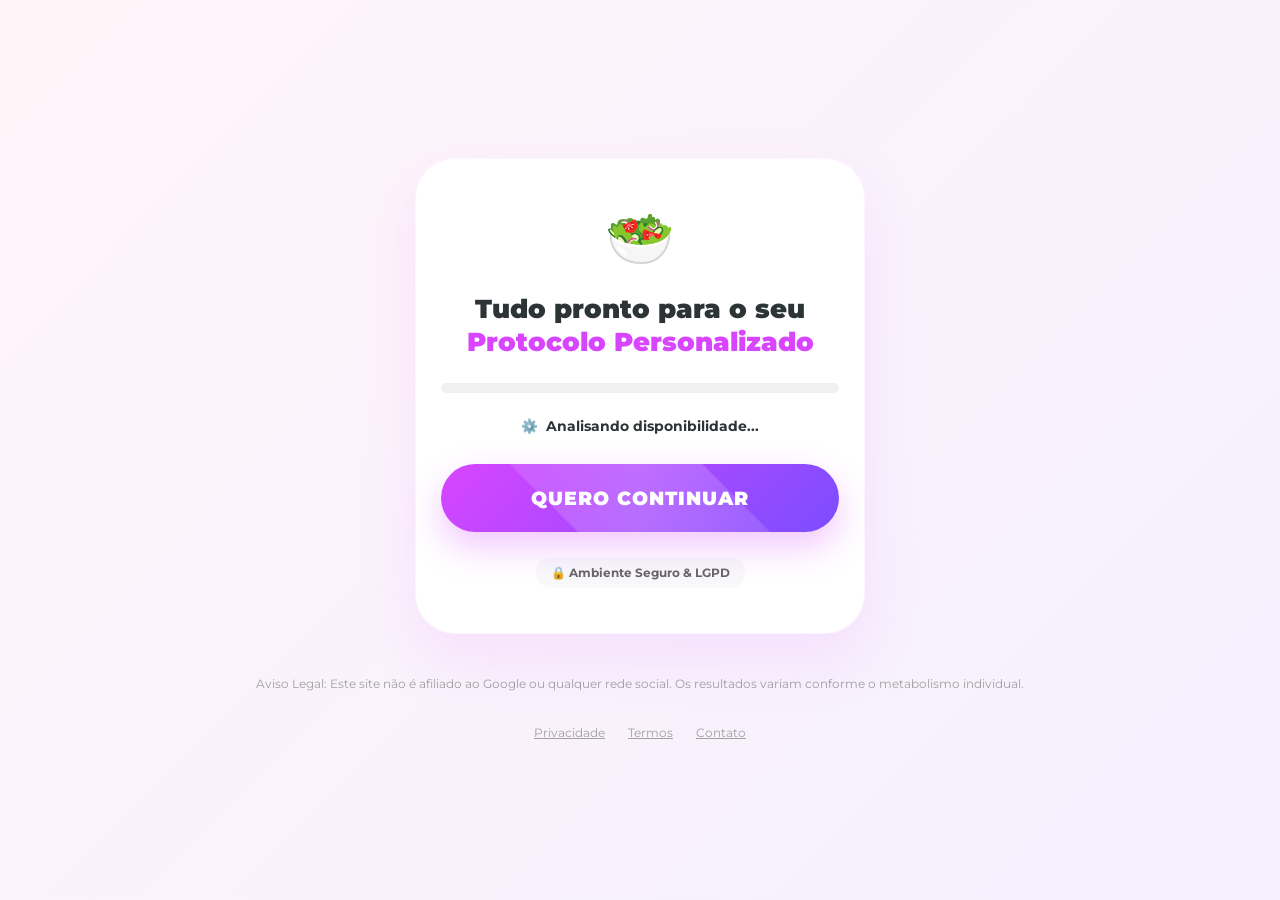
<file: index.html>
<!DOCTYPE html>
<html lang="pt-br">

<head>
    <meta charset="UTF-8">
    <meta name="viewport" content="width=device-width, initial-scale=1.0, maximum-scale=1.0, user-scalable=no">
    <title>Jejum Intermitente - Comece Sua Transformação</title>
    <link href="https://fonts.googleapis.com/css2?family=Montserrat:wght@400;700;900&display=swap" rel="stylesheet">
    <style>
        :root {
            --primary: #D845FF;
            --primary-light: #F3E5F5;
            --secondary: #FF4081;
            --bg-gradient: linear-gradient(135deg, #FFF5F9 0%, #F5F0FF 100%);
            --text: #2D3436;
            --white: #FFFFFF;
        }

        * {
            margin: 0;
            padding: 0;
            box-sizing: border-box;
            font-family: 'Montserrat', sans-serif;
            -webkit-tap-highlight-color: transparent;
        }

        body {
            background: var(--bg-gradient);
            color: var(--text);
            min-height: 100vh;
            display: flex;
            flex-direction: column;
            align-items: center;
            justify-content: center;
            padding: 20px;
            overflow-x: hidden;
            text-align: center;
        }

        .container {
            max-width: 450px;
            width: 100%;
            background: var(--white);
            border-radius: 40px;
            padding: 45px 25px;
            box-shadow: 0 25px 60px rgba(216, 69, 255, 0.1);
            border: 1px solid rgba(216, 69, 255, 0.05);
            animation: fadeIn 0.8s ease-out;
            position: relative;
        }

        @keyframes fadeIn {
            from {
                opacity: 0;
                transform: translateY(20px);
            }

            to {
                opacity: 1;
                transform: translateY(0);
            }
        }

        .icon-box {
            font-size: 3.5rem;
            margin-bottom: 20px;
            display: inline-block;
            animation: bounce 2s infinite ease-in-out;
        }

        @keyframes bounce {

            0%,
            100% {
                transform: translateY(0);
            }

            50% {
                transform: translateY(-10px);
            }
        }

        h1 {
            font-weight: 900;
            font-size: 1.6rem;
            color: var(--text);
            line-height: 1.3;
            margin-bottom: 20px;
        }

        h1 span {
            color: var(--primary);
        }

        .progress-container {
            width: 100%;
            height: 10px;
            background: #F0F0F0;
            border-radius: 20px;
            margin: 25px 0;
            overflow: hidden;
            position: relative;
        }

        .progress-bar {
            width: 0%;
            height: 100%;
            background: linear-gradient(90deg, var(--primary), var(--accent));
            border-radius: 20px;
            animation: growProgress 1.5s cubic-bezier(0.1, 0.7, 1.0, 0.1) forwards;
        }

        @keyframes growProgress {
            to {
                width: 45%;
            }
        }

        .status-text {
            font-size: 0.85rem;
            font-weight: 700;
            color: var(--text-muted);
            margin-bottom: 30px;
            display: flex;
            align-items: center;
            justify-content: center;
            gap: 8px;
        }

        .cta-btn {
            display: flex;
            align-items: center;
            justify-content: center;
            background: linear-gradient(135deg, #D845FF 0%, #7C4DFF 100%);
            color: var(--white);
            text-decoration: none;
            padding: 22px 30px;
            border-radius: 50px;
            font-weight: 900;
            font-size: 1.2rem;
            width: 100%;
            box-shadow: 0 15px 35px rgba(216, 69, 255, 0.3);
            transition: all 0.3s ease;
            text-transform: uppercase;
            letter-spacing: 1px;
            position: relative;
            overflow: hidden;
        }

        .cta-btn::after {
            content: '';
            position: absolute;
            top: -50%;
            left: -50%;
            width: 200%;
            height: 200%;
            background: linear-gradient(45deg, transparent, rgba(255, 255, 255, 0.2), transparent);
            transform: rotate(45deg);
            animation: shine 3s infinite;
        }

        @keyframes shine {
            0% {
                left: -150%;
            }

            100% {
                left: 150%;
            }
        }

        .cta-btn:active {
            transform: scale(0.96);
            box-shadow: 0 8px 20px rgba(216, 69, 255, 0.2);
        }

        .compliance-footer {
            margin-top: 40px;
            font-size: 0.75rem;
            line-height: 1.6;
            color: #A0A0A0;
            padding: 0 10px;
        }

        .compliance-footer a {
            color: #A0A0A0;
            text-decoration: underline;
            margin: 0 10px;
        }

        .trust-badge {
            background: #F8F9FA;
            padding: 8px 15px;
            border-radius: 50px;
            display: inline-flex;
            align-items: center;
            gap: 8px;
            font-size: 0.75rem;
            font-weight: 700;
            color: #666;
            margin-top: 25px;
        }
    </style>
</head>

<body>

    <div class="container">
        <div class="icon-box">🥗</div>

        <h1>Tudo pronto para o seu<br><span>Protocolo Personalizado</span></h1>

        <div class="progress-container">
            <div class="progress-bar"></div>
        </div>

        <div class="status-text">
            <span>⚙️</span> Analisando disponibilidade...
        </div>

        <a href="quiz.html" class="cta-btn">QUERO CONTINUAR</a>

        <div class="trust-badge">
            🔒 Ambiente Seguro & LGPD
        </div>
    </div>

    <div class="compliance-footer">
        Aviso Legal: Este site não é afiliado ao Google ou qualquer rede social.
        Os resultados variam conforme o metabolismo individual.<br><br>
        <div style="margin-top: 10px;">
            <a href="#">Privacidade</a>
            <a href="#">Termos</a>
            <a href="#">Contato</a>
        </div>
    </div>

</body>

    <!-- Google tag (gtag.js) -->
<script async src="https://www.googletagmanager.com/gtag/js?id=AW-17827073197"></script>
<script>
  window.dataLayer = window.dataLayer || [];
  function gtag(){dataLayer.push(arguments);}
  gtag('js', new Date());

  gtag('config', 'AW-17827073197');
</script>

<script
  src="https://cdn.utmify.com.br/scripts/utms/latest.js"
  data-utmify-prevent-xcod-sck
  data-utmify-prevent-subids
  async
  defer
></script>

</html>
</file>
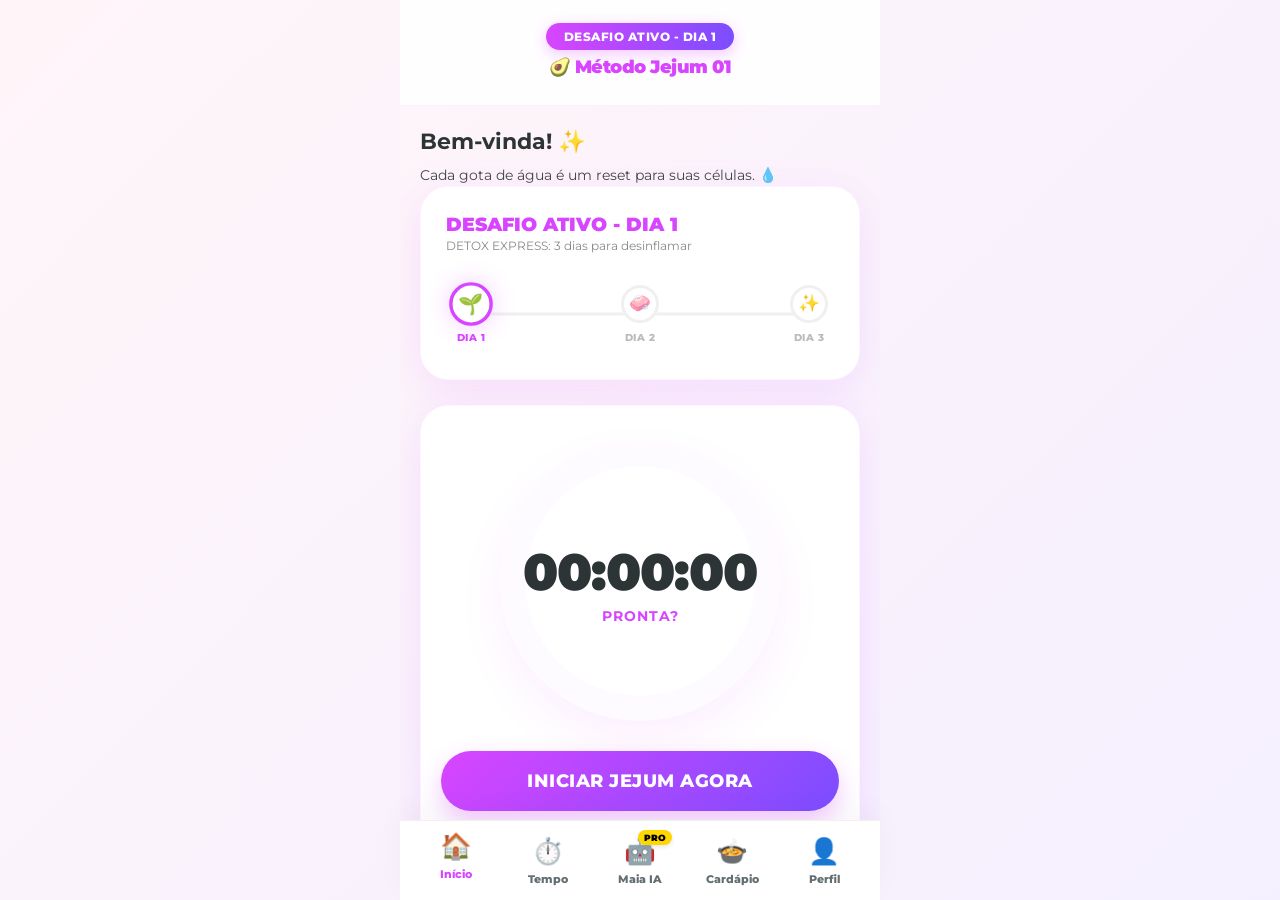
<file: app-jejum/index.html>
<!DOCTYPE html>
<html lang="pt-br">

<head>
    <meta charset="UTF-8">
    <meta name="viewport" content="width=device-width, initial-scale=1.0, maximum-scale=1.0, user-scalable=no">
    <title>Método Jejum 01 - Seu Protocolo de 28 Dias</title>
    <link rel="stylesheet" href="estilo.css">
    <link href="https://fonts.googleapis.com/css2?family=Montserrat:wght@400;600;800&display=swap" rel="stylesheet">
</head>

<body>
    <div id="app" class="app-container">
        <!-- Floating Header -->
        <header class="main-header">
            <div class="user-status">
                <span class="status-badge">DESAFIO ATIVO - DIA 1</span>
            </div>
            <div class="logo">🥑 Método Jejum 01</div>
        </header>

        <!-- Main Dashboard -->
        <main class="content-area" id="main-content">
            <!-- App content injected here -->
        </main>

        <!-- Bottom Navigation -->
        <nav class="bottom-nav">
            <button class="nav-item active" onclick="showTab('home')">
                <span class="nav-icon">🏠</span>
                <span class="nav-label">Início</span>
            </button>
            <button class="nav-item" onclick="showTab('timer')">
                <span class="nav-icon">⏱️</span>
                <span class="nav-label">Jejum</span>
            </button>
            <button class="nav-item" onclick="showTab('coach')">
                <div class="premium-badge-nav">PRO</div>
                <span class="nav-icon">🤖</span>
                <span class="nav-label">Coach IA</span>
            </button>
            <button class="nav-item" onclick="showTab('meals')">
                <span class="nav-icon">🍲</span>
                <span class="nav-label">Cardápio</span>
            </button>
            <button class="nav-item" onclick="showTab('profile')">
                <span class="nav-icon">👤</span>
                <span class="nav-label">Perfil</span>
            </button>
        </nav>
    </div>

    <!-- Global Modal Structure -->
    <div id="modal-overlay" class="modal-overlay hidden" onclick="closeModal()">
        <div class="modal-content" onclick="event.stopPropagation()">
            <span class="modal-close" onclick="closeModal()">&times;</span>
            <div id="modal-body"></div>
        </div>
    </div>
    <script src="script.js"></script>
</body>

</html>
</file>
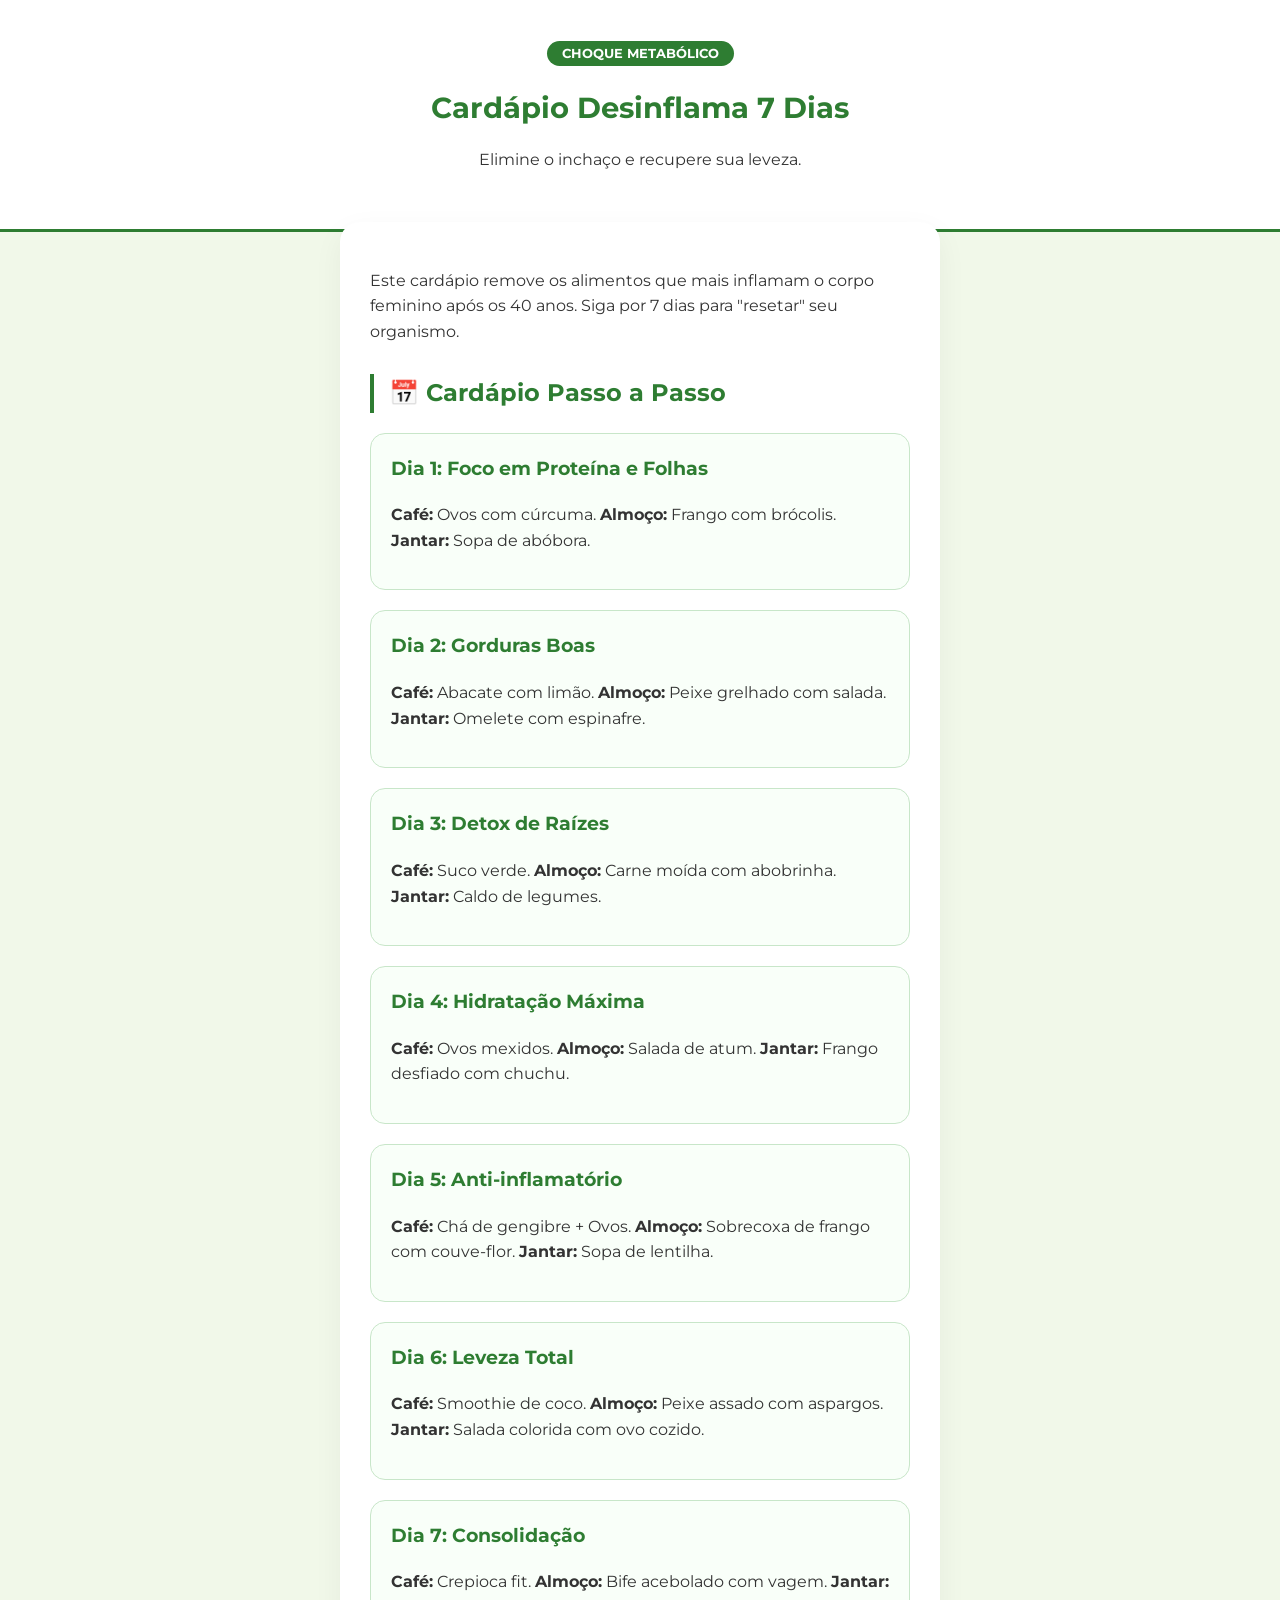
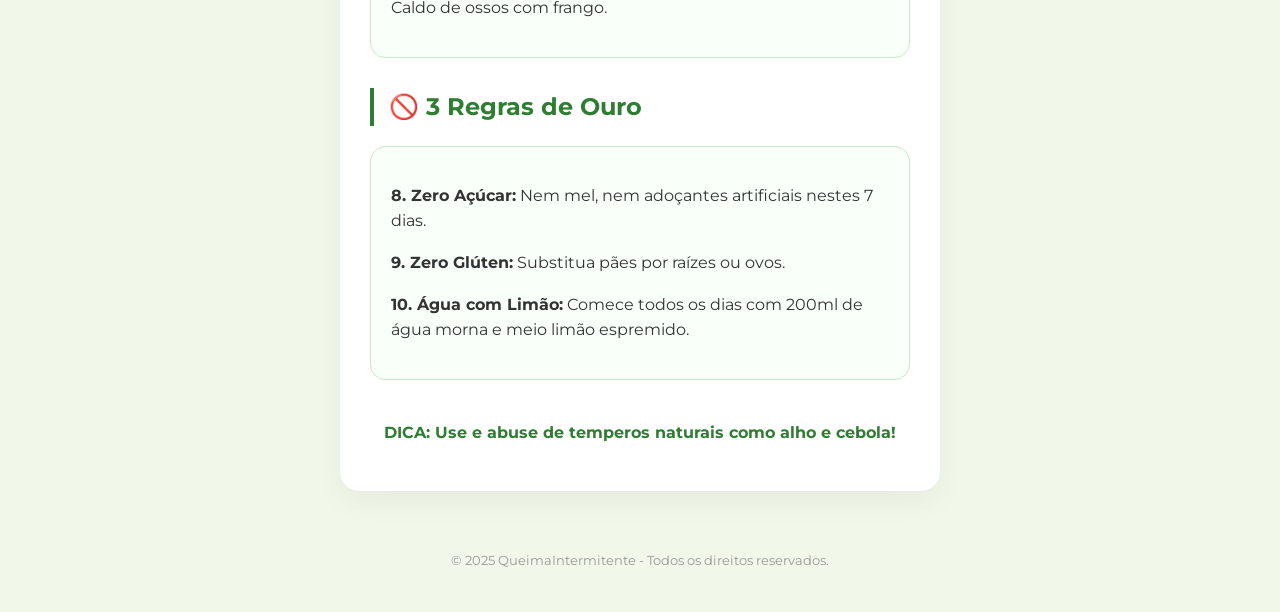
<file: cardapio-desinflama.html>
<!DOCTYPE html>
<html lang="pt-br">

<head>
    <meta charset="UTF-8">
    <meta name="viewport" content="width=device-width, initial-scale=1.0">
    <title>Cardápio Desinflama 7 Dias</title>
    <link href="https://fonts.googleapis.com/css2?family=Montserrat:wght@400;700&display=swap" rel="stylesheet">
    <style>
        :root {
            --primary: #2e7d32;
            --secondary: #8bc34a;
            --bg: #f1f8e9;
            --text: #333;
        }

        body {
            font-family: 'Montserrat', sans-serif;
            background: var(--bg);
            color: var(--text);
            line-height: 1.6;
            margin: 0;
            padding: 0;
        }

        .container {
            max-width: 600px;
            margin: 0 auto;
            padding: 20px;
        }

        header {
            text-align: center;
            padding: 40px 20px;
            background: white;
            border-bottom: 3px solid var(--primary);
        }

        h1 {
            color: var(--primary);
            font-size: 1.8rem;
            margin-bottom: 10px;
        }

        .badge {
            background: var(--primary);
            color: white;
            padding: 5px 15px;
            border-radius: 20px;
            font-size: 0.8rem;
            font-weight: 700;
        }

        .content {
            background: white;
            padding: 30px;
            border-radius: 20px;
            box-shadow: 0 10px 30px rgba(0, 0, 0, 0.05);
            margin-top: -30px;
        }

        h2 {
            color: var(--primary);
            border-left: 4px solid var(--primary);
            padding-left: 15px;
            margin-top: 30px;
        }

        .day-box {
            border: 1px solid #c8e6c9;
            padding: 20px;
            border-radius: 15px;
            margin-bottom: 20px;
            background: #f9fff9;
        }

        .day-box h3 {
            margin-top: 0;
            color: var(--primary);
        }

        .footer {
            text-align: center;
            padding: 40px;
            color: #999;
            font-size: 0.8rem;
        }
    </style>
</head>

<body>
    <header>
        <span class="badge">CHOQUE METABÓLICO</span>
        <h1>Cardápio Desinflama 7 Dias</h1>
        <p>Elimine o inchaço e recupere sua leveza.</p>
    </header>
    <div class="container">
        <div class="content">
            <p>Este cardápio remove os alimentos que mais inflamam o corpo feminino após os 40 anos. Siga por 7 dias
                para "resetar" seu organismo.</p>

            <h2>📅 Cardápio Passo a Passo</h2>

            <div class="day-box">
                <h3>Dia 1: Foco em Proteína e Folhas</h3>
                <p><b>Café:</b> Ovos com cúrcuma. <b>Almoço:</b> Frango com brócolis. <b>Jantar:</b> Sopa de abóbora.
                </p>
            </div>

            <div class="day-box">
                <h3>Dia 2: Gorduras Boas</h3>
                <p><b>Café:</b> Abacate com limão. <b>Almoço:</b> Peixe grelhado com salada. <b>Jantar:</b> Omelete com
                    espinafre.</p>
            </div>

            <div class="day-box">
                <h3>Dia 3: Detox de Raízes</h3>
                <p><b>Café:</b> Suco verde. <b>Almoço:</b> Carne moída com abobrinha. <b>Jantar:</b> Caldo de legumes.
                </p>
            </div>

            <div class="day-box">
                <h3>Dia 4: Hidratação Máxima</h3>
                <p><b>Café:</b> Ovos mexidos. <b>Almoço:</b> Salada de atum. <b>Jantar:</b> Frango desfiado com chuchu.
                </p>
            </div>

            <div class="day-box">
                <h3>Dia 5: Anti-inflamatório</h3>
                <p><b>Café:</b> Chá de gengibre + Ovos. <b>Almoço:</b> Sobrecoxa de frango com couve-flor.
                    <b>Jantar:</b> Sopa de lentilha.</p>
            </div>

            <div class="day-box">
                <h3>Dia 6: Leveza Total</h3>
                <p><b>Café:</b> Smoothie de coco. <b>Almoço:</b> Peixe assado com aspargos. <b>Jantar:</b> Salada
                    colorida com ovo cozido.</p>
            </div>

            <div class="day-box">
                <h3>Dia 7: Consolidação</h3>
                <p><b>Café:</b> Crepioca fit. <b>Almoço:</b> Bife acebolado com vagem. <b>Jantar:</b> Caldo de ossos com
                    frango.</p>
            </div>

            <h2>🚫 3 Regras de Ouro</h2>
            <div class="day-box">
                <p><b>8. Zero Açúcar:</b> Nem mel, nem adoçantes artificiais nestes 7 dias.</p>
                <p><b>9. Zero Glúten:</b> Substitua pães por raízes ou ovos.</p>
                <p><b>10. Água com Limão:</b> Comece todos os dias com 200ml de água morna e meio limão espremido.</p>
            </div>

            <p style="margin-top:40px; font-weight:700; text-align:center; color:var(--primary);">DICA: Use e abuse de
                temperos naturais como alho e cebola!</p>
        </div>
    </div>
    <div class="footer">
        &copy; 2025 QueimaIntermitente - Todos os direitos reservados.
    </div>
</body>

</html>
</file>
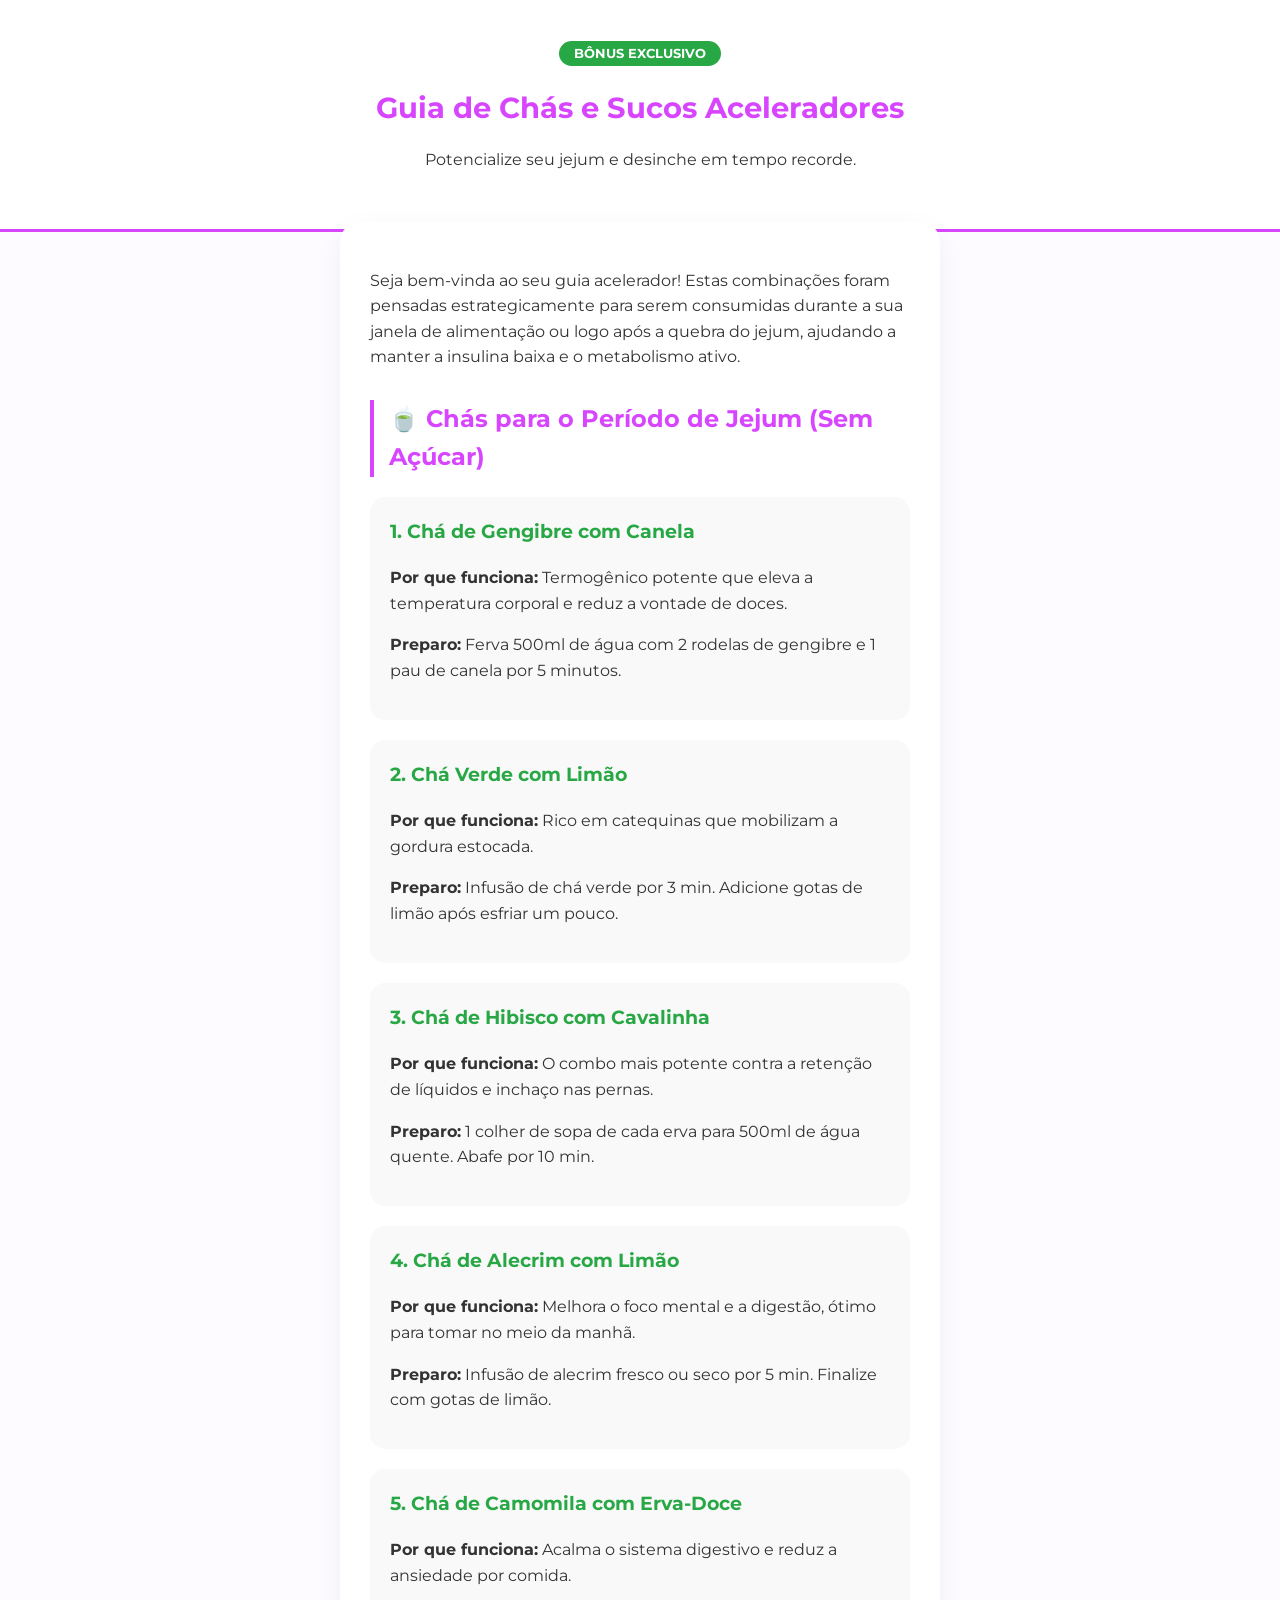
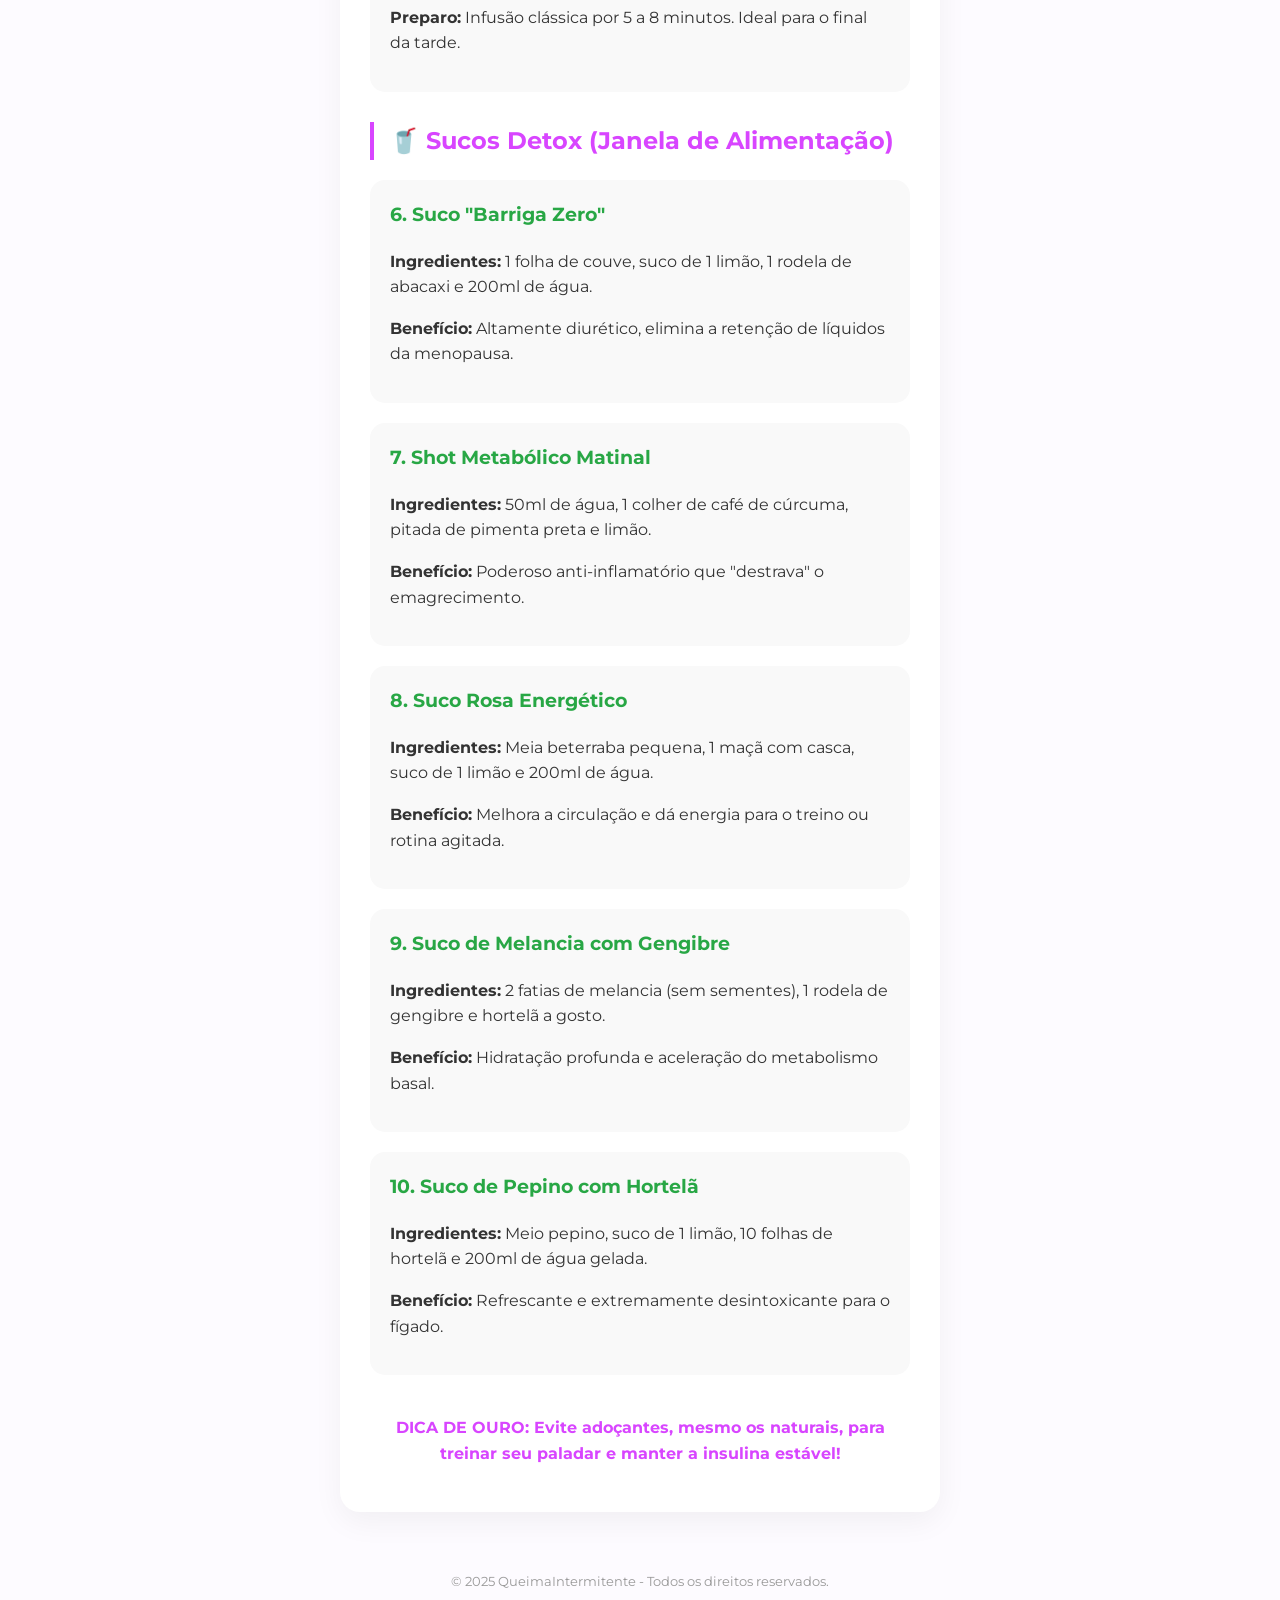
<file: guia-chas-sucos.html>
<!DOCTYPE html>
<html lang="pt-br">

<head>
    <meta charset="UTF-8">
    <meta name="viewport" content="width=device-width, initial-scale=1.0">
    <title>Guia de Chás e Sucos Aceleradores</title>
    <link href="https://fonts.googleapis.com/css2?family=Montserrat:wght@400;700&display=swap" rel="stylesheet">
    <style>
        :root {
            --primary: #D845FF;
            --secondary: #28A745;
            --bg: #fdfbff;
            --text: #333;
        }

        body {
            font-family: 'Montserrat', sans-serif;
            background: var(--bg);
            color: var(--text);
            line-height: 1.6;
            margin: 0;
            padding: 0;
        }

        .container {
            max-width: 600px;
            margin: 0 auto;
            padding: 20px;
        }

        header {
            text-align: center;
            padding: 40px 20px;
            background: white;
            border-bottom: 3px solid var(--primary);
        }

        h1 {
            color: var(--primary);
            font-size: 1.8rem;
            margin-bottom: 10px;
        }

        .badge {
            background: var(--secondary);
            color: white;
            padding: 5px 15px;
            border-radius: 20px;
            font-size: 0.8rem;
            font-weight: 700;
        }

        .content {
            background: white;
            padding: 30px;
            border-radius: 20px;
            box-shadow: 0 10px 30px rgba(0, 0, 0, 0.05);
            margin-top: -30px;
        }

        h2 {
            color: var(--primary);
            border-left: 4px solid var(--primary);
            padding-left: 15px;
            margin-top: 30px;
        }

        .recipe {
            background: #f9f9f9;
            padding: 20px;
            border-radius: 15px;
            margin-bottom: 20px;
        }

        .recipe h3 {
            margin-top: 0;
            color: var(--secondary);
        }

        .footer {
            text-align: center;
            padding: 40px;
            color: #999;
            font-size: 0.8rem;
        }
    </style>
</head>

<body>
    <header>
        <span class="badge">BÔNUS EXCLUSIVO</span>
        <h1>Guia de Chás e Sucos Aceleradores</h1>
        <p>Potencialize seu jejum e desinche em tempo recorde.</p>
    </header>
    <div class="container">
        <div class="content">
            <p>Seja bem-vinda ao seu guia acelerador! Estas combinações foram pensadas estrategicamente para serem
                consumidas durante a sua janela de alimentação ou logo após a quebra do jejum, ajudando a manter a
                insulina baixa e o metabolismo ativo.</p>

            <h2>🍵 Chás para o Período de Jejum (Sem Açúcar)</h2>

            <div class="recipe">
                <h3>1. Chá de Gengibre com Canela</h3>
                <p><b>Por que funciona:</b> Termogênico potente que eleva a temperatura corporal e reduz a vontade de
                    doces.</p>
                <p><b>Preparo:</b> Ferva 500ml de água com 2 rodelas de gengibre e 1 pau de canela por 5 minutos.</p>
            </div>

            <div class="recipe">
                <h3>2. Chá Verde com Limão</h3>
                <p><b>Por que funciona:</b> Rico em catequinas que mobilizam a gordura estocada.</p>
                <p><b>Preparo:</b> Infusão de chá verde por 3 min. Adicione gotas de limão após esfriar um pouco.</p>
            </div>

            <div class="recipe">
                <h3>3. Chá de Hibisco com Cavalinha</h3>
                <p><b>Por que funciona:</b> O combo mais potente contra a retenção de líquidos e inchaço nas pernas.</p>
                <p><b>Preparo:</b> 1 colher de sopa de cada erva para 500ml de água quente. Abafe por 10 min.</p>
            </div>

            <div class="recipe">
                <h3>4. Chá de Alecrim com Limão</h3>
                <p><b>Por que funciona:</b> Melhora o foco mental e a digestão, ótimo para tomar no meio da manhã.</p>
                <p><b>Preparo:</b> Infusão de alecrim fresco ou seco por 5 min. Finalize com gotas de limão.</p>
            </div>

            <div class="recipe">
                <h3>5. Chá de Camomila com Erva-Doce</h3>
                <p><b>Por que funciona:</b> Acalma o sistema digestivo e reduz a ansiedade por comida.</p>
                <p><b>Preparo:</b> Infusão clássica por 5 a 8 minutos. Ideal para o final da tarde.</p>
            </div>

            <h2>🥤 Sucos Detox (Janela de Alimentação)</h2>

            <div class="recipe">
                <h3>6. Suco "Barriga Zero"</h3>
                <p><b>Ingredientes:</b> 1 folha de couve, suco de 1 limão, 1 rodela de abacaxi e 200ml de água.</p>
                <p><b>Benefício:</b> Altamente diurético, elimina a retenção de líquidos da menopausa.</p>
            </div>

            <div class="recipe">
                <h3>7. Shot Metabólico Matinal</h3>
                <p><b>Ingredientes:</b> 50ml de água, 1 colher de café de cúrcuma, pitada de pimenta preta e limão.</p>
                <p><b>Benefício:</b> Poderoso anti-inflamatório que "destrava" o emagrecimento.</p>
            </div>

            <div class="recipe">
                <h3>8. Suco Rosa Energético</h3>
                <p><b>Ingredientes:</b> Meia beterraba pequena, 1 maçã com casca, suco de 1 limão e 200ml de água.</p>
                <p><b>Benefício:</b> Melhora a circulação e dá energia para o treino ou rotina agitada.</p>
            </div>

            <div class="recipe">
                <h3>9. Suco de Melancia com Gengibre</h3>
                <p><b>Ingredientes:</b> 2 fatias de melancia (sem sementes), 1 rodela de gengibre e hortelã a gosto.</p>
                <p><b>Benefício:</b> Hidratação profunda e aceleração do metabolismo basal.</p>
            </div>

            <div class="recipe">
                <h3>10. Suco de Pepino com Hortelã</h3>
                <p><b>Ingredientes:</b> Meio pepino, suco de 1 limão, 10 folhas de hortelã e 200ml de água gelada.</p>
                <p><b>Benefício:</b> Refrescante e extremamente desintoxicante para o fígado.</p>
            </div>

            <p style="margin-top:40px; font-weight:700; text-align:center; color:var(--primary);">DICA DE OURO: Evite
                adoçantes, mesmo os naturais, para treinar seu paladar e manter a insulina estável!</p>
        </div>
    </div>
    <div class="footer">
        &copy; 2025 QueimaIntermitente - Todos os direitos reservados.
    </div>
</body>

</html>
</file>
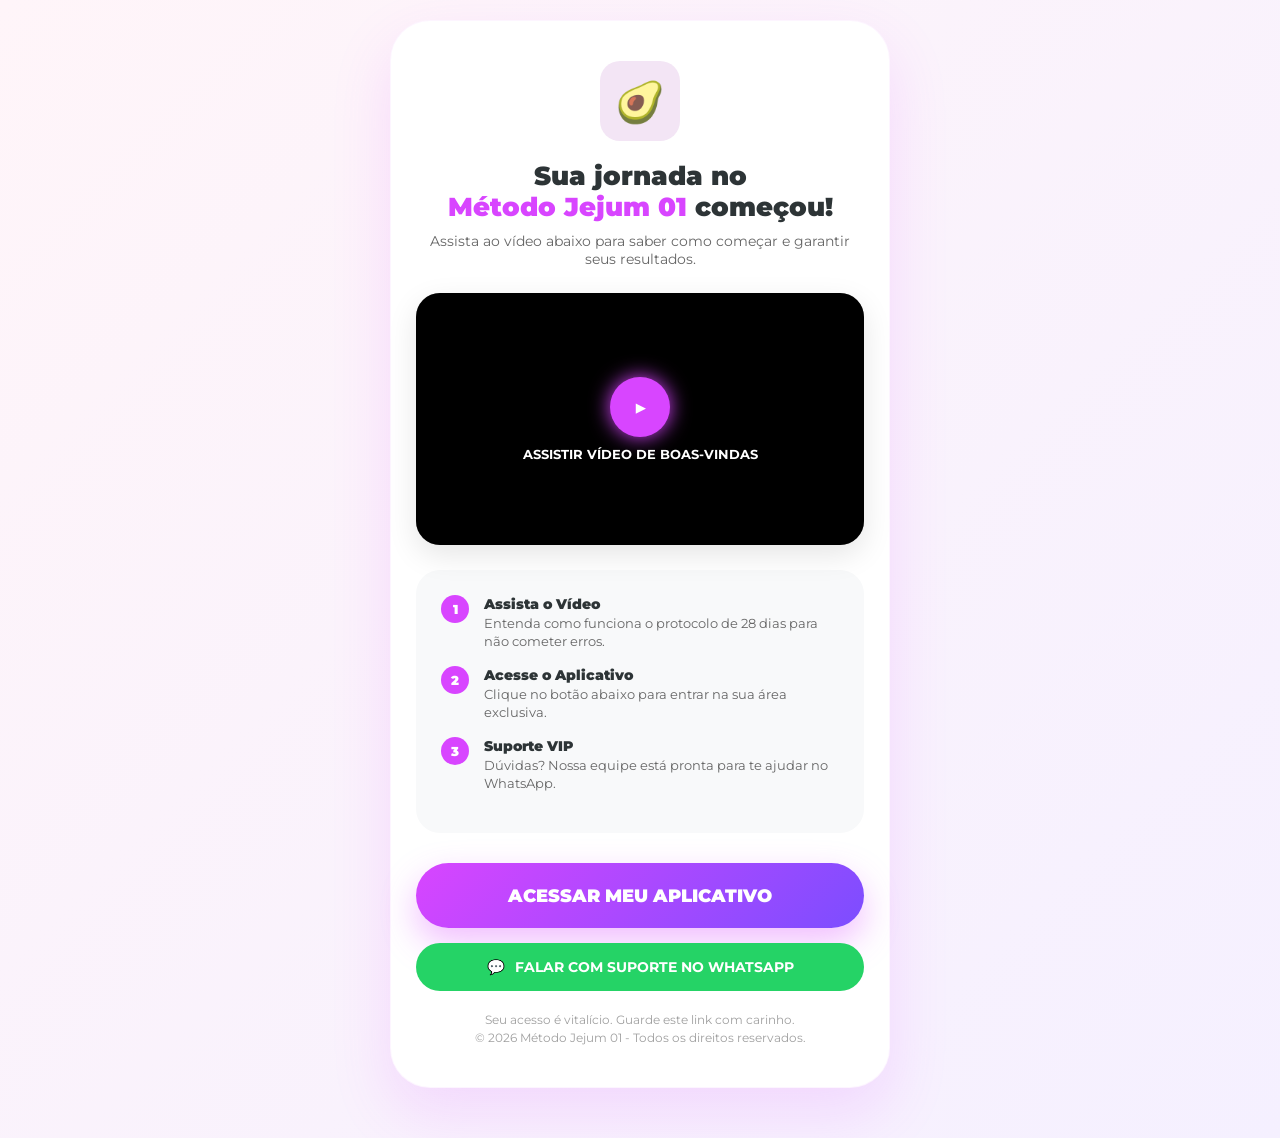
<file: obrigado.html>
<!DOCTYPE html>
<html lang="pt-br">

<head>
    <meta charset="UTF-8">
    <meta name="viewport" content="width=device-width, initial-scale=1.0, maximum-scale=1.0, user-scalable=no">
    <title>Acesso Liberado! - Método Jejum 01 🚀</title>
    <link href="https://fonts.googleapis.com/css2?family=Montserrat:wght@400;700;900&display=swap" rel="stylesheet">
    <style>
        :root {
            --primary: #D845FF;
            --primary-light: #F3E5F5;
            --secondary: #FF4081;
            --bg-gradient: linear-gradient(135deg, #FFF5F9 0%, #F5F0FF 100%);
            --text: #2D3436;
            --white: #FFFFFF;
            --success: #00D1B2;
        }

        * {
            margin: 0;
            padding: 0;
            box-sizing: border-box;
            font-family: 'Montserrat', sans-serif;
        }

        body {
            background: var(--bg-gradient);
            color: var(--text);
            min-height: 100vh;
            display: flex;
            flex-direction: column;
            align-items: center;
            padding: 20px;
            overflow-x: hidden;
        }

        .container {
            max-width: 500px;
            width: 100%;
            background: var(--white);
            border-radius: 40px;
            padding: 40px 25px;
            text-align: center;
            box-shadow: 0 25px 60px rgba(216, 69, 255, 0.15);
            border: 1px solid rgba(216, 69, 255, 0.05);
            animation: fadeIn 0.8s ease-out;
            margin-bottom: 30px;
        }

        @keyframes fadeIn {
            from {
                opacity: 0;
                transform: translateY(30px);
            }

            to {
                opacity: 1;
                transform: translateY(0);
            }
        }

        .logo-placeholder {
            width: 80px;
            height: 80px;
            margin: 0 auto 20px;
            background: var(--primary-light);
            border-radius: 20px;
            display: flex;
            align-items: center;
            justify-content: center;
            font-size: 2.5rem;
        }

        h1 {
            font-weight: 900;
            font-size: 1.6rem;
            color: var(--text);
            line-height: 1.2;
            margin-bottom: 10px;
        }

        .highlight {
            color: var(--primary);
        }

        .video-container {
            width: 100%;
            aspect-ratio: 16/9;
            background: #000;
            border-radius: 24px;
            margin: 25px 0;
            overflow: hidden;
            box-shadow: 0 10px 30px rgba(0, 0, 0, 0.1);
            position: relative;
        }

        .video-container iframe {
            width: 100%;
            height: 100%;
            border: none;
        }

        .video-overlay {
            position: absolute;
            top: 0;
            left: 0;
            width: 100%;
            height: 100%;
            background: rgba(0, 0, 0, 0.4);
            display: flex;
            flex-direction: column;
            align-items: center;
            justify-content: center;
            color: white;
            cursor: pointer;
        }

        .play-btn {
            width: 60px;
            height: 60px;
            background: var(--primary);
            border-radius: 50%;
            display: flex;
            align-items: center;
            justify-content: center;
            font-size: 1.5rem;
            margin-bottom: 10px;
            box-shadow: 0 0 20px var(--primary);
            animation: pulse 2s infinite;
        }

        @keyframes pulse {
            0% {
                transform: scale(1);
                box-shadow: 0 0 0 0 rgba(216, 69, 255, 0.7);
            }

            70% {
                transform: scale(1.05);
                box-shadow: 0 0 0 15px rgba(216, 69, 255, 0);
            }

            100% {
                transform: scale(1);
                box-shadow: 0 0 0 0 rgba(216, 69, 255, 0);
            }
        }

        .steps-box {
            background: #F8F9FA;
            border-radius: 24px;
            padding: 25px;
            margin-bottom: 30px;
            text-align: left;
        }

        .step {
            display: flex;
            gap: 15px;
            margin-bottom: 15px;
        }

        .step-num {
            width: 28px;
            height: 28px;
            background: var(--primary);
            color: white;
            border-radius: 50%;
            display: flex;
            align-items: center;
            justify-content: center;
            font-weight: 900;
            font-size: 0.8rem;
            flex-shrink: 0;
        }

        .step-text h4 {
            font-size: 0.9rem;
            font-weight: 900;
            margin-bottom: 2px;
        }

        .step-text p {
            font-size: 0.8rem;
            color: #666;
            line-height: 1.4;
        }

        .access-btn {
            display: block;
            background: linear-gradient(135deg, #D845FF 0%, #7C4DFF 100%);
            color: var(--white);
            text-decoration: none;
            padding: 22px;
            border-radius: 50px;
            font-weight: 900;
            font-size: 1.1rem;
            width: 100%;
            box-shadow: 0 15px 35px rgba(216, 69, 255, 0.35);
            transition: all 0.3s ease;
            text-transform: uppercase;
            margin-bottom: 15px;
        }

        .whatsapp-btn {
            display: flex;
            align-items: center;
            justify-content: center;
            gap: 10px;
            background: #25D366;
            color: white;
            text-decoration: none;
            padding: 15px;
            border-radius: 50px;
            font-weight: 700;
            font-size: 0.9rem;
            width: 100%;
            transition: all 0.3s ease;
        }

        .footer-note {
            font-size: 0.75rem;
            color: #A0A0A0;
            margin-top: 20px;
            line-height: 1.5;
        }
    </style>
</head>
    
<!-- Google tag (gtag.js) -->
<script async src="https://www.googletagmanager.com/gtag/js?id=AW-17827073197"></script>
<script>
  window.dataLayer = window.dataLayer || [];
  function gtag(){dataLayer.push(arguments);}
  gtag('js', new Date());

  gtag('config', 'AW-17827073197');
</script>

<!-- Event snippet for Compra (1) conversion page -->
<script>
  gtag('event', 'conversion', {
      'send_to': 'AW-17827073197/Jx33CMOO9tcbEK2ZzrRC',
      'value': 1.0,
      'currency': 'BRL',
      'transaction_id': ''
  });
</script>

<script
  src="https://cdn.utmify.com.br/scripts/utms/latest.js"
  data-utmify-prevent-xcod-sck
  data-utmify-prevent-subids
  async
  defer
></script>
    
<body>
    <div class="container">
        <div class="logo-placeholder">🥑</div>
        <h1>Sua jornada no <br><span class="highlight">Método Jejum 01</span> começou!</h1>

        <p style="font-size: 0.9rem; color: #666; margin-top: 10px;">Assista ao vídeo abaixo para saber como começar e
            garantir seus resultados.</p>

        <div class="video-container">
            <!-- Espaço para o vídeo do usuário (YouTube/Vimeo/Panda) -->
            <div class="video-overlay" onclick="this.style.display='none'">
                <div class="play-btn">▶</div>
                <p style="font-weight: 700; font-size: 0.8rem;">ASSISTIR VÍDEO DE BOAS-VINDAS</p>
            </div>
            <!-- Exemplo de iframe (substituir pelo link real) -->
            <!-- <iframe src="LINK_DO_VIDEO" allowfullscreen></iframe> -->
            <script src="https://fast.wistia.com/player.js" 
            async></script><script 
            src="https://fast.wistia.com/embed/vzr4stzu4t.js" 
            async type="module"></script><style>wistia-player
            [media-id='vzr4stzu4t']:not(:defined)
            { background: center / contain no-repeat url('https://fast.wistia.com/embed/medias/vzr4stzu4t/swatch'); 
             display: block; filter: blur(5px); padding-top:56.67%; }</style> <wistia-player media-id="vzr4stzu4t" aspect="1.7647058823529411"></wistia-player>
        </div>

        <div class="steps-box">
            <div class="step">
                <div class="step-num">1</div>
                <div class="step-text">
                    <h4>Assista o Vídeo</h4>
                    <p>Entenda como funciona o protocolo de 28 dias para não cometer erros.</p>
                </div>
            </div>
            <div class="step">
                <div class="step-num">2</div>
                <div class="step-text">
                    <h4>Acesse o Aplicativo</h4>
                    <p>Clique no botão abaixo para entrar na sua área exclusiva.</p>
                </div>
            </div>
            <div class="step">
                <div class="step-num">3</div>
                <div class="step-text">
                    <h4>Suporte VIP</h4>
                    <p>Dúvidas? Nossa equipe está pronta para te ajudar no WhatsApp.</p>
                </div>
            </div>
        </div>

        <a href="app-jejum/index.html" class="access-btn">ACESSAR MEU APLICATIVO</a>

        <a href="https://wa.me/SEUNUMERO" class="whatsapp-btn">
            <span>💬</span> FALAR COM SUPORTE NO WHATSAPP
        </a>

        <div class="footer-note">
            Seu acesso é vitalício. Guarde este link com carinho.<br>
            © 2026 Método Jejum 01 - Todos os direitos reservados.
        </div>
    </div>
</body>


</html>
</file>
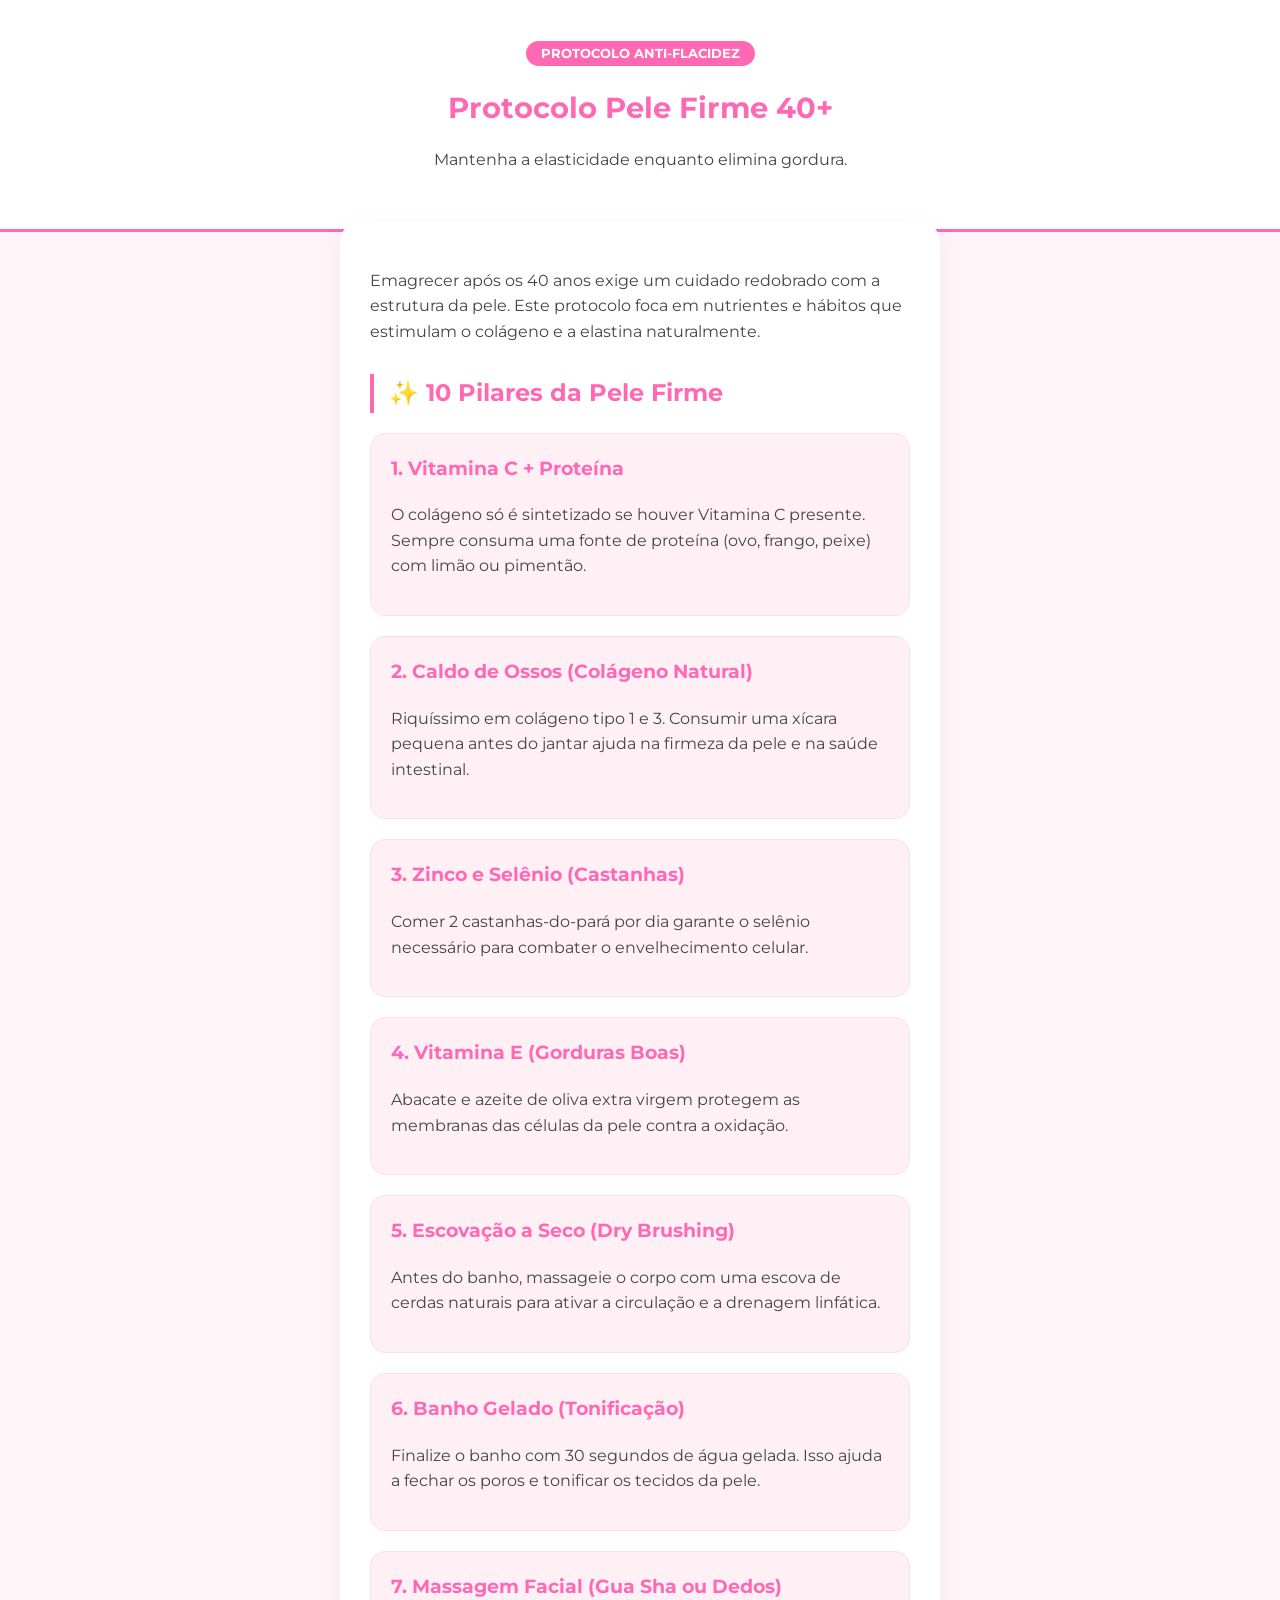
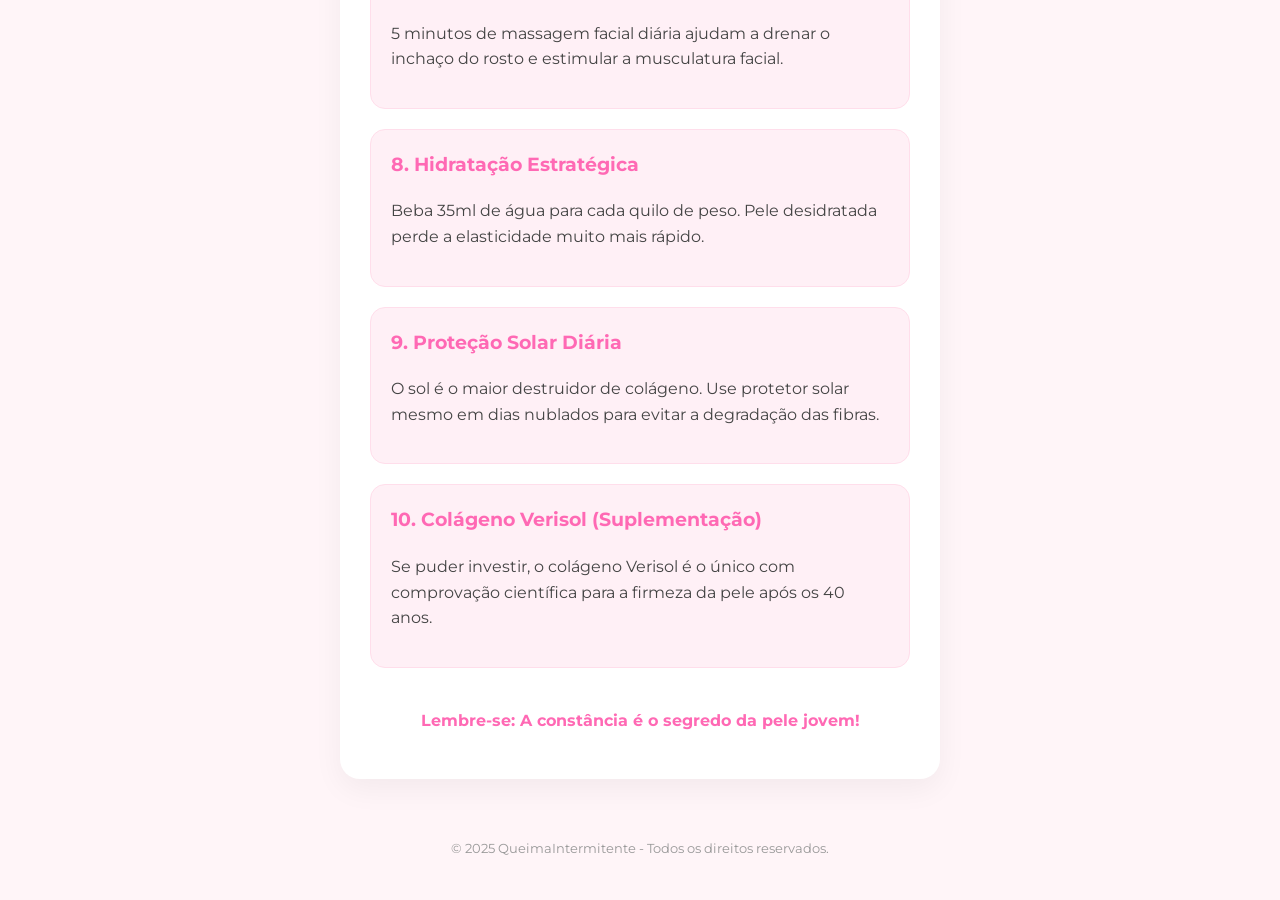
<file: protocolo-pele-firme.html>
<!DOCTYPE html>
<html lang="pt-br">

<head>
    <meta charset="UTF-8">
    <meta name="viewport" content="width=device-width, initial-scale=1.0">
    <title>Protocolo Pele Firme 40+</title>
    <link href="https://fonts.googleapis.com/css2?family=Montserrat:wght@400;700&display=swap" rel="stylesheet">
    <style>
        :root {
            --primary: #FF69B4;
            --secondary: #FFD700;
            --bg: #fff5f8;
            --text: #444;
        }

        body {
            font-family: 'Montserrat', sans-serif;
            background: var(--bg);
            color: var(--text);
            line-height: 1.6;
            margin: 0;
            padding: 0;
        }

        .container {
            max-width: 600px;
            margin: 0 auto;
            padding: 20px;
        }

        header {
            text-align: center;
            padding: 40px 20px;
            background: white;
            border-bottom: 3px solid var(--primary);
        }

        h1 {
            color: var(--primary);
            font-size: 1.8rem;
            margin-bottom: 10px;
        }

        .badge {
            background: var(--primary);
            color: white;
            padding: 5px 15px;
            border-radius: 20px;
            font-size: 0.8rem;
            font-weight: 700;
        }

        .content {
            background: white;
            padding: 30px;
            border-radius: 20px;
            box-shadow: 0 10px 30px rgba(0, 0, 0, 0.05);
            margin-top: -30px;
        }

        h2 {
            color: var(--primary);
            border-left: 4px solid var(--primary);
            padding-left: 15px;
            margin-top: 30px;
        }

        .tip-box {
            background: #fff0f6;
            padding: 20px;
            border-radius: 15px;
            margin-bottom: 20px;
            border: 1px solid #ffdeeb;
        }

        .tip-box h3 {
            margin-top: 0;
            color: var(--primary);
        }

        .footer {
            text-align: center;
            padding: 40px;
            color: #999;
            font-size: 0.8rem;
        }
    </style>
</head>

<body>
    <header>
        <span class="badge">PROTOCOLO ANTI-FLACIDEZ</span>
        <h1>Protocolo Pele Firme 40+</h1>
        <p>Mantenha a elasticidade enquanto elimina gordura.</p>
    </header>
    <div class="container">
        <div class="content">
            <p>Emagrecer após os 40 anos exige um cuidado redobrado com a estrutura da pele. Este protocolo foca em
                nutrientes e hábitos que estimulam o colágeno e a elastina naturalmente.</p>

            <h2>✨ 10 Pilares da Pele Firme</h2>

            <div class="tip-box">
                <h3>1. Vitamina C + Proteína</h3>
                <p>O colágeno só é sintetizado se houver Vitamina C presente. Sempre consuma uma fonte de proteína (ovo,
                    frango, peixe) com limão ou pimentão.</p>
            </div>

            <div class="tip-box">
                <h3>2. Caldo de Ossos (Colágeno Natural)</h3>
                <p>Riquíssimo em colágeno tipo 1 e 3. Consumir uma xícara pequena antes do jantar ajuda na firmeza da
                    pele e na saúde intestinal.</p>
            </div>

            <div class="tip-box">
                <h3>3. Zinco e Selênio (Castanhas)</h3>
                <p>Comer 2 castanhas-do-pará por dia garante o selênio necessário para combater o envelhecimento
                    celular.</p>
            </div>

            <div class="tip-box">
                <h3>4. Vitamina E (Gorduras Boas)</h3>
                <p>Abacate e azeite de oliva extra virgem protegem as membranas das células da pele contra a oxidação.
                </p>
            </div>

            <div class="tip-box">
                <h3>5. Escovação a Seco (Dry Brushing)</h3>
                <p>Antes do banho, massageie o corpo com uma escova de cerdas naturais para ativar a circulação e a
                    drenagem linfática.</p>
            </div>

            <div class="tip-box">
                <h3>6. Banho Gelado (Tonificação)</h3>
                <p>Finalize o banho com 30 segundos de água gelada. Isso ajuda a fechar os poros e tonificar os tecidos
                    da pele.</p>
            </div>

            <div class="tip-box">
                <h3>7. Massagem Facial (Gua Sha ou Dedos)</h3>
                <p>5 minutos de massagem facial diária ajudam a drenar o inchaço do rosto e estimular a musculatura
                    facial.</p>
            </div>

            <div class="tip-box">
                <h3>8. Hidratação Estratégica</h3>
                <p>Beba 35ml de água para cada quilo de peso. Pele desidratada perde a elasticidade muito mais rápido.
                </p>
            </div>

            <div class="tip-box">
                <h3>9. Proteção Solar Diária</h3>
                <p>O sol é o maior destruidor de colágeno. Use protetor solar mesmo em dias nublados para evitar a
                    degradação das fibras.</p>
            </div>

            <div class="tip-box">
                <h3>10. Colágeno Verisol (Suplementação)</h3>
                <p>Se puder investir, o colágeno Verisol é o único com comprovação científica para a firmeza da pele
                    após os 40 anos.</p>
            </div>

            <p style="margin-top:40px; font-weight:700; text-align:center; color:var(--primary);">Lembre-se: A
                constância é o segredo da pele jovem!</p>
        </div>
    </div>
    <div class="footer">
        &copy; 2025 QueimaIntermitente - Todos os direitos reservados.
    </div>
</body>

</html>
</file>
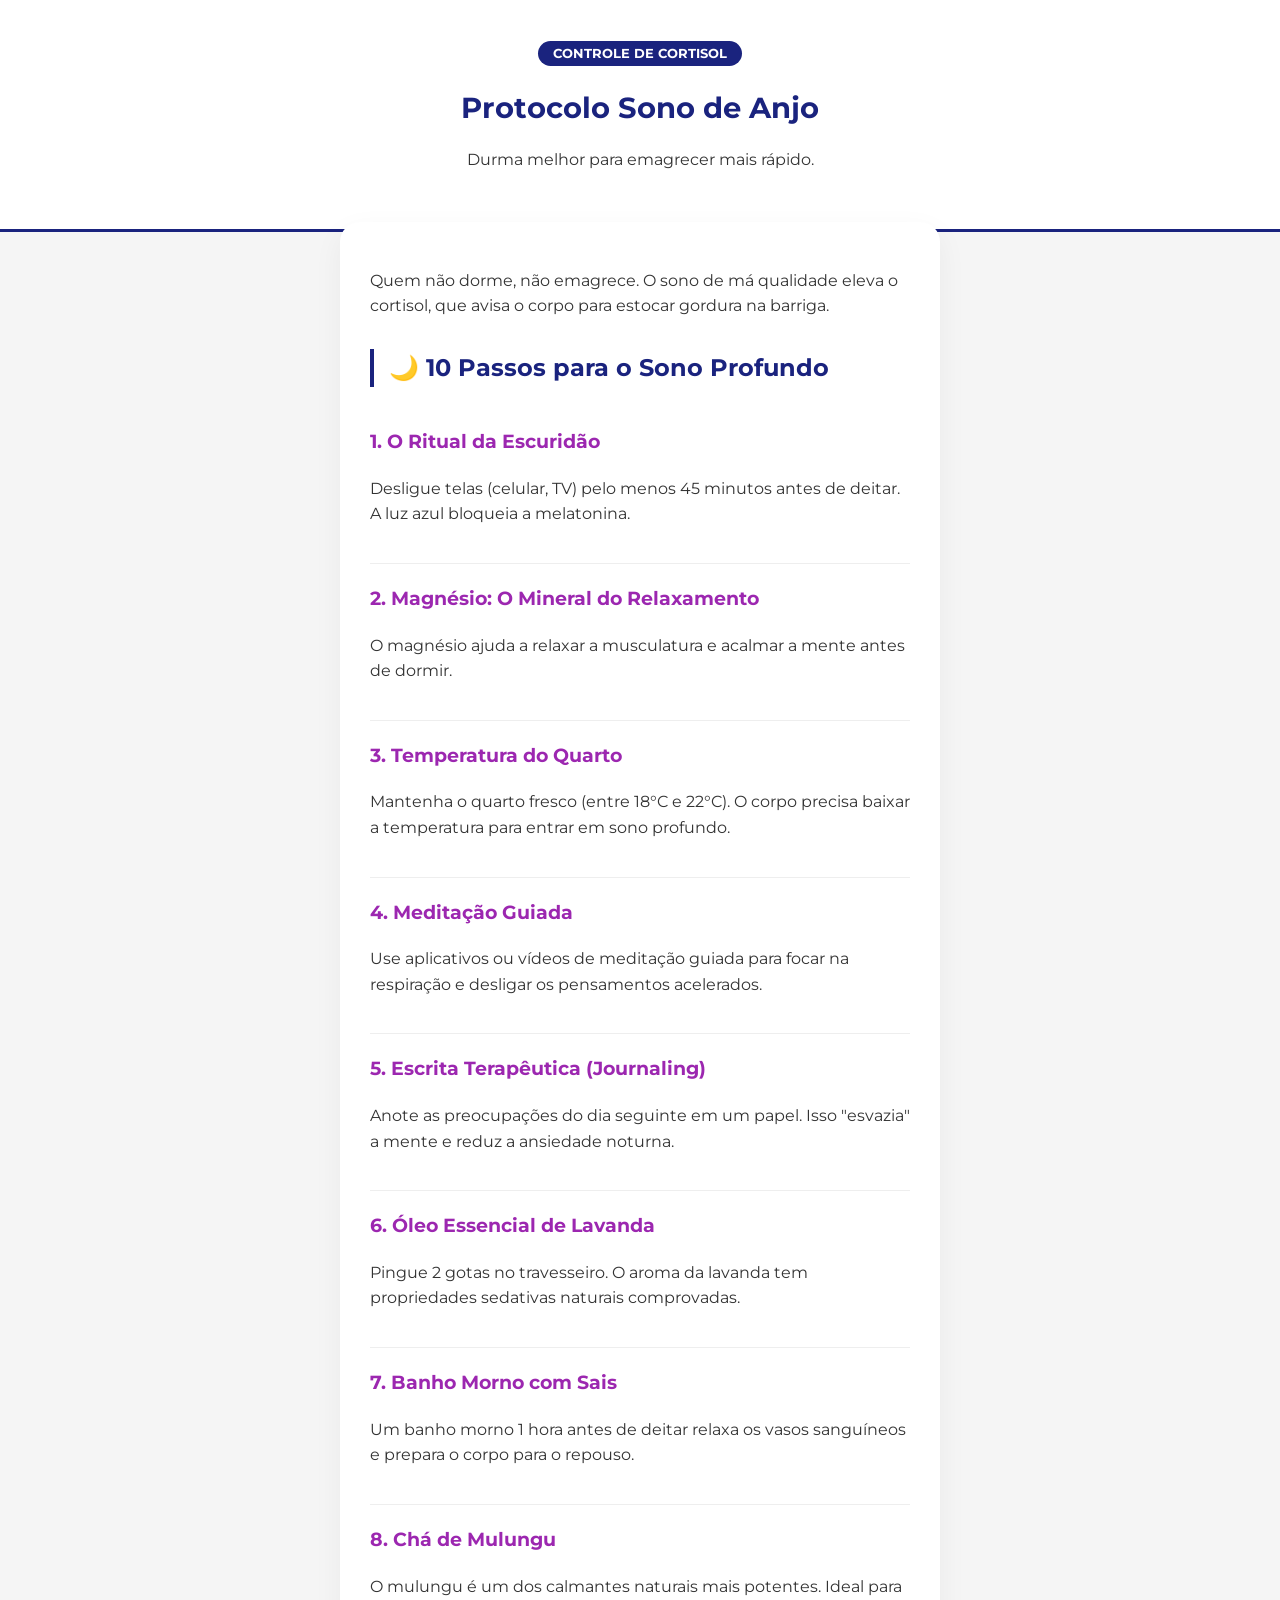
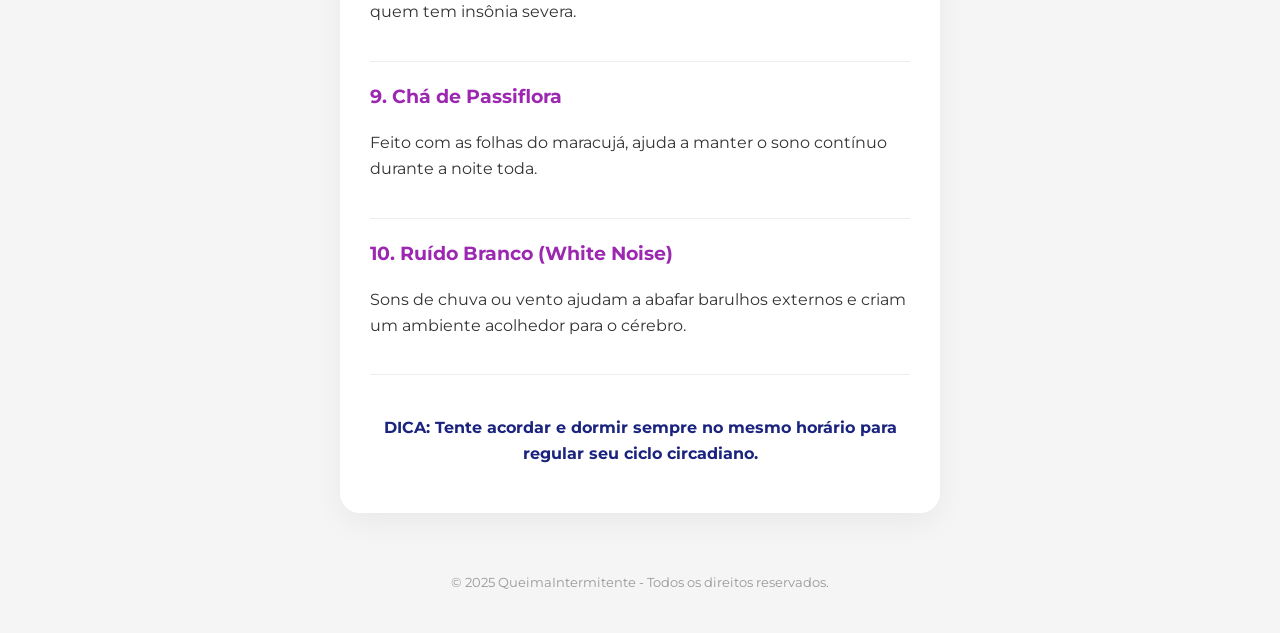
<file: protocolo-sono-anjo.html>
<!DOCTYPE html>
<html lang="pt-br">

<head>
    <meta charset="UTF-8">
    <meta name="viewport" content="width=device-width, initial-scale=1.0">
    <title>Protocolo Sono de Anjo</title>
    <link href="https://fonts.googleapis.com/css2?family=Montserrat:wght@400;700&display=swap" rel="stylesheet">
    <style>
        :root {
            --primary: #1a237e;
            --secondary: #9c27b0;
            --bg: #f5f5f5;
            --text: #333;
        }

        body {
            font-family: 'Montserrat', sans-serif;
            background: var(--bg);
            color: var(--text);
            line-height: 1.6;
            margin: 0;
            padding: 0;
        }

        .container {
            max-width: 600px;
            margin: 0 auto;
            padding: 20px;
        }

        header {
            text-align: center;
            padding: 40px 20px;
            background: white;
            border-bottom: 3px solid var(--primary);
        }

        h1 {
            color: var(--primary);
            font-size: 1.8rem;
            margin-bottom: 10px;
        }

        .badge {
            background: var(--primary);
            color: white;
            padding: 5px 15px;
            border-radius: 20px;
            font-size: 0.8rem;
            font-weight: 700;
        }

        .content {
            background: white;
            padding: 30px;
            border-radius: 20px;
            box-shadow: 0 10px 30px rgba(0, 0, 0, 0.05);
            margin-top: -30px;
        }

        h2 {
            color: var(--primary);
            border-left: 4px solid var(--primary);
            padding-left: 15px;
            margin-top: 30px;
        }

        .sleep-tip {
            border-bottom: 1px solid #eee;
            padding: 20px 0;
        }

        .sleep-tip h3 {
            margin-top: 0;
            color: var(--secondary);
        }

        .footer {
            text-align: center;
            padding: 40px;
            color: #999;
            font-size: 0.8rem;
        }
    </style>
</head>

<body>
    <header>
        <span class="badge">CONTROLE DE CORTISOL</span>
        <h1>Protocolo Sono de Anjo</h1>
        <p>Durma melhor para emagrecer mais rápido.</p>
    </header>
    <div class="container">
        <div class="content">
            <p>Quem não dorme, não emagrece. O sono de má qualidade eleva o cortisol, que avisa o corpo para estocar
                gordura na barriga.</p>

            <h2>🌙 10 Passos para o Sono Profundo</h2>

            <div class="sleep-tip">
                <h3>1. O Ritual da Escuridão</h3>
                <p>Desligue telas (celular, TV) pelo menos 45 minutos antes de deitar. A luz azul bloqueia a melatonina.
                </p>
            </div>

            <div class="sleep-tip">
                <h3>2. Magnésio: O Mineral do Relaxamento</h3>
                <p>O magnésio ajuda a relaxar a musculatura e acalmar a mente antes de dormir.</p>
            </div>

            <div class="sleep-tip">
                <h3>3. Temperatura do Quarto</h3>
                <p>Mantenha o quarto fresco (entre 18°C e 22°C). O corpo precisa baixar a temperatura para entrar em
                    sono profundo.</p>
            </div>

            <div class="sleep-tip">
                <h3>4. Meditação Guiada</h3>
                <p>Use aplicativos ou vídeos de meditação guiada para focar na respiração e desligar os pensamentos
                    acelerados.</p>
            </div>

            <div class="sleep-tip">
                <h3>5. Escrita Terapêutica (Journaling)</h3>
                <p>Anote as preocupações do dia seguinte em um papel. Isso "esvazia" a mente e reduz a ansiedade
                    noturna.</p>
            </div>

            <div class="sleep-tip">
                <h3>6. Óleo Essencial de Lavanda</h3>
                <p>Pingue 2 gotas no travesseiro. O aroma da lavanda tem propriedades sedativas naturais comprovadas.
                </p>
            </div>

            <div class="sleep-tip">
                <h3>7. Banho Morno com Sais</h3>
                <p>Um banho morno 1 hora antes de deitar relaxa os vasos sanguíneos e prepara o corpo para o repouso.
                </p>
            </div>

            <div class="sleep-tip">
                <h3>8. Chá de Mulungu</h3>
                <p>O mulungu é um dos calmantes naturais mais potentes. Ideal para quem tem insônia severa.</p>
            </div>

            <div class="sleep-tip">
                <h3>9. Chá de Passiflora</h3>
                <p>Feito com as folhas do maracujá, ajuda a manter o sono contínuo durante a noite toda.</p>
            </div>

            <div class="sleep-tip">
                <h3>10. Ruído Branco (White Noise)</h3>
                <p>Sons de chuva ou vento ajudam a abafar barulhos externos e criam um ambiente acolhedor para o
                    cérebro.</p>
            </div>

            <p style="margin-top:40px; font-weight:700; text-align:center; color:var(--primary);">DICA: Tente acordar e
                dormir sempre no mesmo horário para regular seu ciclo circadiano.</p>
        </div>
    </div>
    <div class="footer">
        &copy; 2025 QueimaIntermitente - Todos os direitos reservados.
    </div>
</body>

</html>
</file>
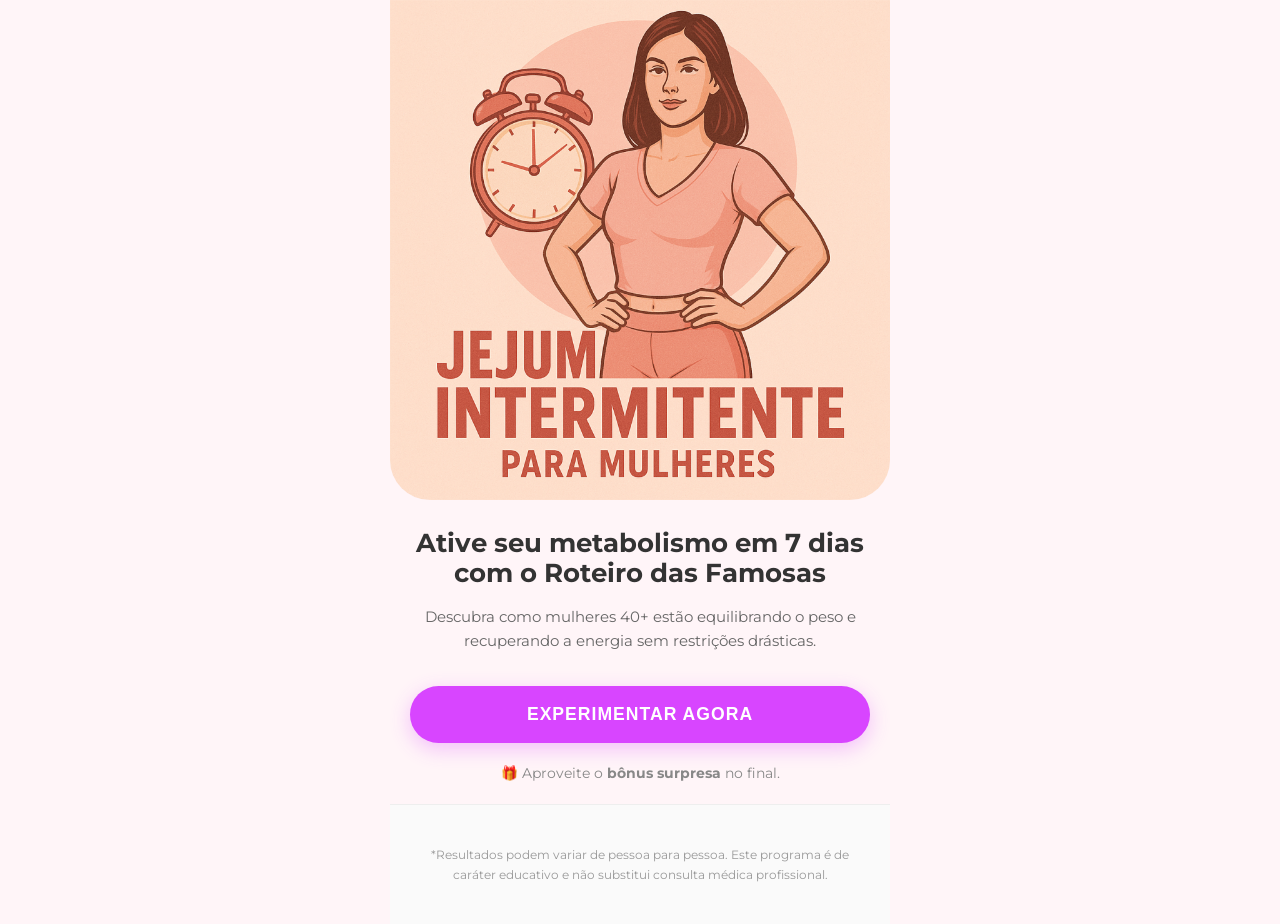
<file: quiz.html>
<!DOCTYPE html>
<html lang="pt-br">

<head>
    <meta charset="UTF-8">
    <meta name="viewport" content="width=device-width, initial-scale=1.0, maximum-scale=1.0, user-scalable=no">
    <title>Jejum Intermitente - Programa de Bem-Estar</title>
    <link rel="stylesheet" href="style.css">
    <link rel="preconnect" href="https://fonts.googleapis.com">
    <link rel="preconnect" href="https://fonts.gstatic.com" crossorigin>
    <link href="https://fonts.googleapis.com/css2?family=Montserrat:wght@400;600;700&display=swap" rel="stylesheet">
    <script src="https://fast.wistia.com/assets/external/E-v1.js" async></script>
</head>

<body>
    <div id="app" class="mobile-container">
        <!-- Progress Bar (Hidden on Intro and Result) -->
        <div id="progress-container" class="progress-container hidden">
            <div class="logo-small">
                <span class="fire-icon">🔥</span> QueimaIntermitente
            </div>
            <div class="progress-bar">
                <div id="progress-fill" class="progress-fill"></div>
            </div>
        </div>

        <!-- Quiz Container -->
        <main id="quiz-content" class="quiz-content">
            <!-- Steps will be injected here by JS -->
        </main>

        <!-- Footer Disclaimers -->
        <footer class="compliance-footer">
            <p>*Resultados podem variar de pessoa para pessoa. Este programa é de caráter educativo e não substitui
                consulta médica profissional.</p>
        </footer>
    </div>

    <script src="script.js"></script>
</body>

    <!-- Google tag (gtag.js) -->
<script async src="https://www.googletagmanager.com/gtag/js?id=AW-17827073197"></script>
<script>
  window.dataLayer = window.dataLayer || [];
  function gtag(){dataLayer.push(arguments);}
  gtag('js', new Date());

  gtag('config', 'AW-17827073197');
</script>

<script
  src="https://cdn.utmify.com.br/scripts/utms/latest.js"
  data-utmify-prevent-xcod-sck
  data-utmify-prevent-subids
  async
  defer
></script>

</html>
</file>
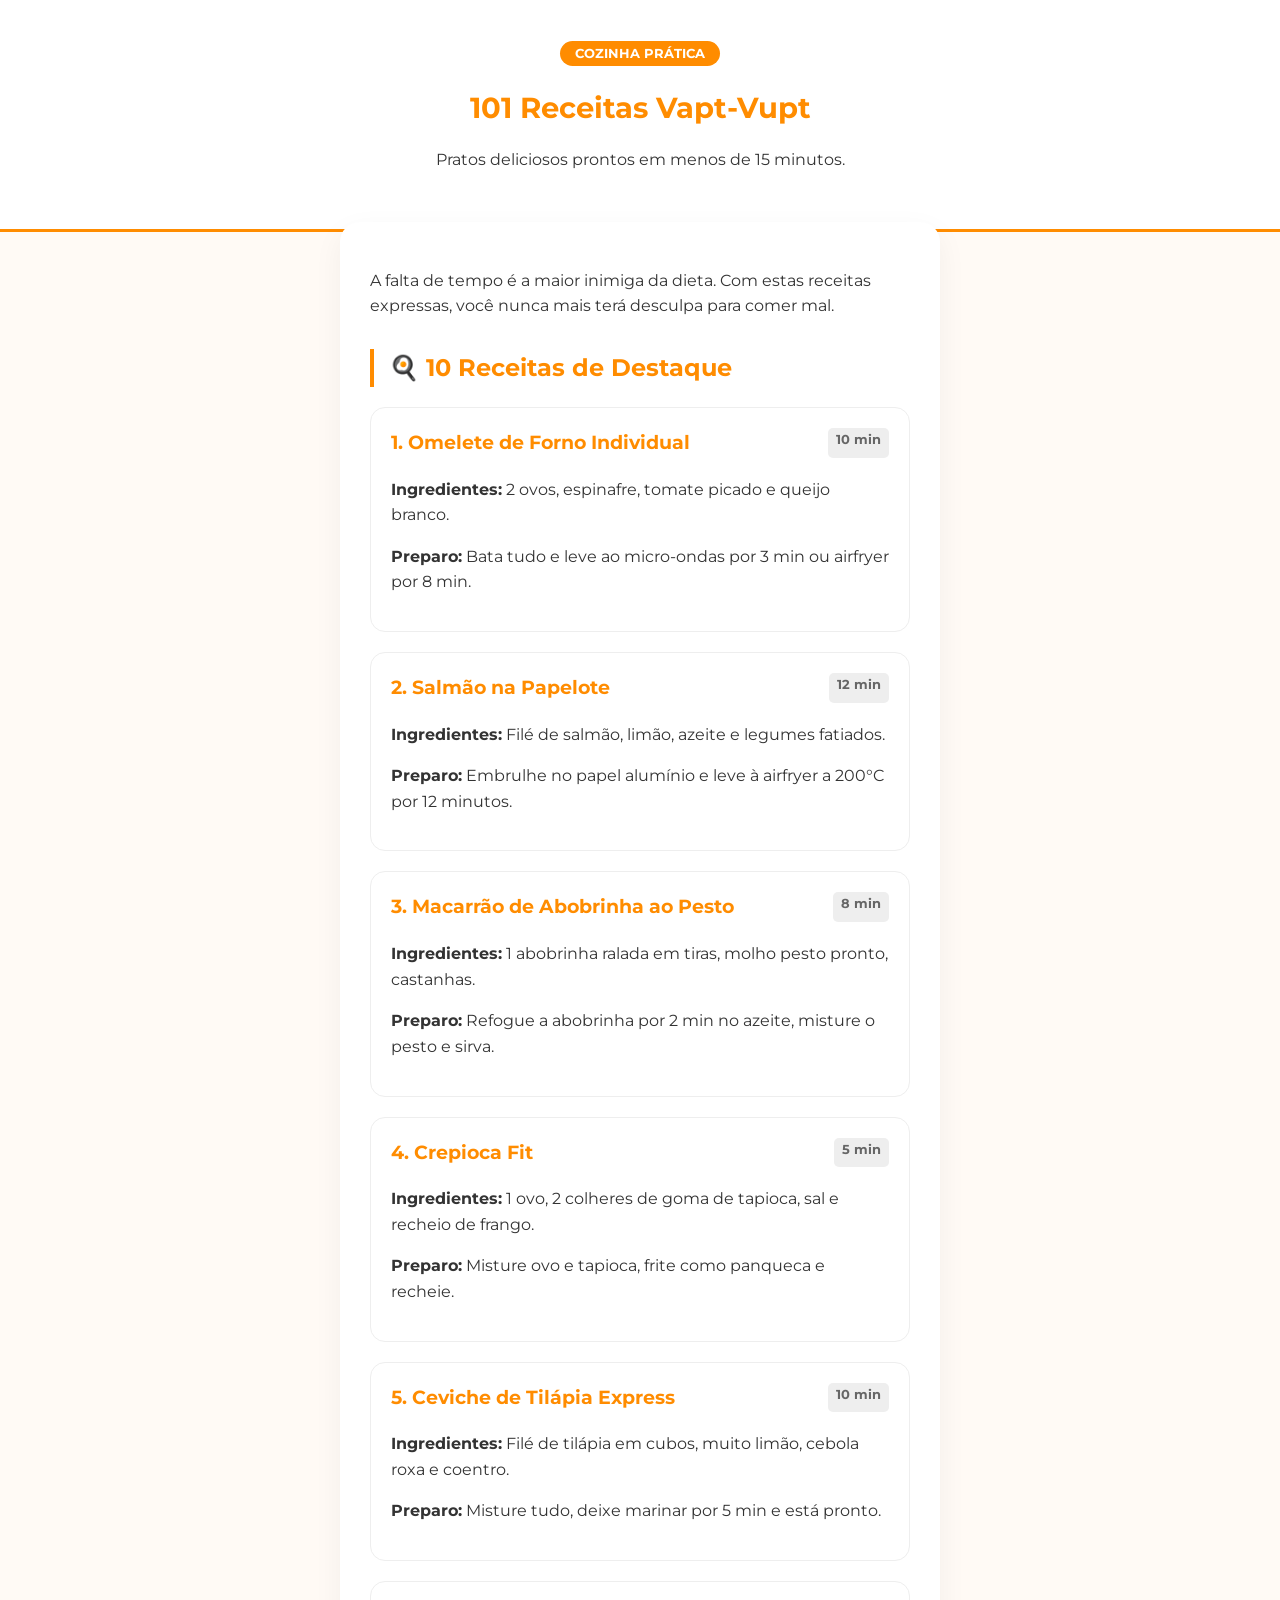
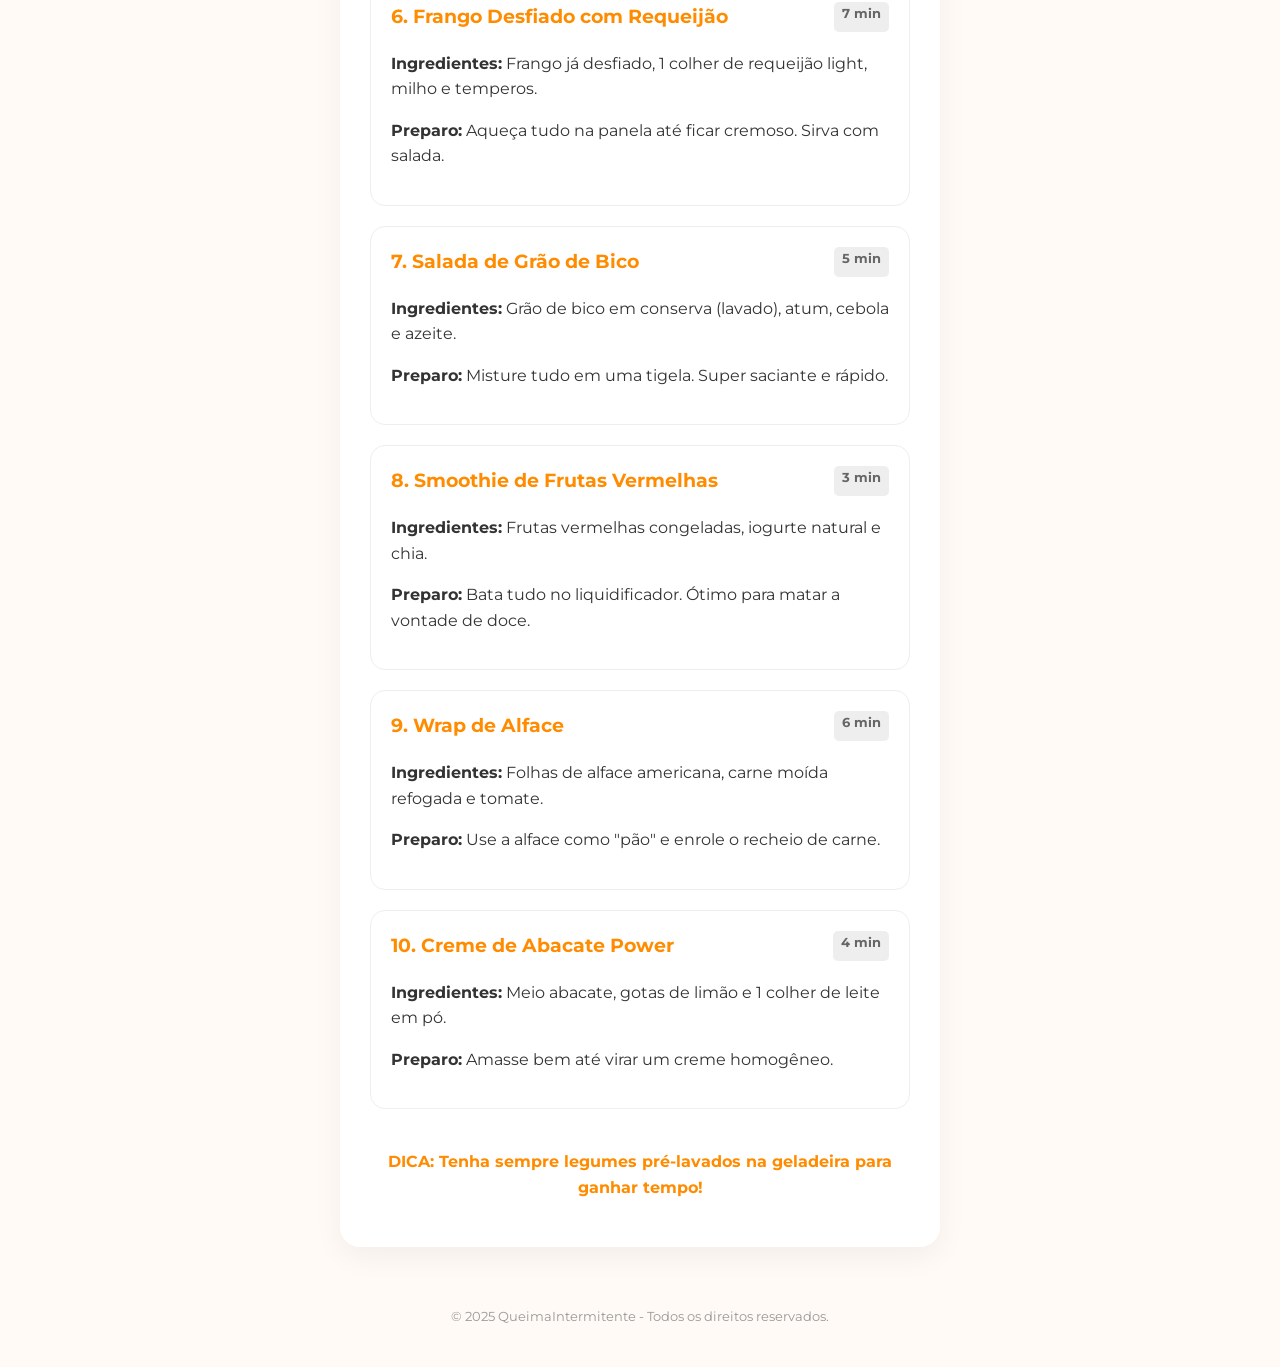
<file: receitas-vapt-vupt.html>
<!DOCTYPE html>
<html lang="pt-br">

<head>
    <meta charset="UTF-8">
    <meta name="viewport" content="width=device-width, initial-scale=1.0">
    <title>101 Receitas Vapt-Vupt</title>
    <link href="https://fonts.googleapis.com/css2?family=Montserrat:wght@400;700&display=swap" rel="stylesheet">
    <style>
        :root {
            --primary: #FF8C00;
            --secondary: #D845FF;
            --bg: #fffaf5;
            --text: #333;
        }

        body {
            font-family: 'Montserrat', sans-serif;
            background: var(--bg);
            color: var(--text);
            line-height: 1.6;
            margin: 0;
            padding: 0;
        }

        .container {
            max-width: 600px;
            margin: 0 auto;
            padding: 20px;
        }

        header {
            text-align: center;
            padding: 40px 20px;
            background: white;
            border-bottom: 3px solid var(--primary);
        }

        h1 {
            color: var(--primary);
            font-size: 1.8rem;
            margin-bottom: 10px;
        }

        .badge {
            background: var(--primary);
            color: white;
            padding: 5px 15px;
            border-radius: 20px;
            font-size: 0.8rem;
            font-weight: 700;
        }

        .content {
            background: white;
            padding: 30px;
            border-radius: 20px;
            box-shadow: 0 10px 30px rgba(0, 0, 0, 0.05);
            margin-top: -30px;
        }

        h2 {
            color: var(--primary);
            border-left: 4px solid var(--primary);
            padding-left: 15px;
            margin-top: 30px;
        }

        .recipe-card {
            border: 1px solid #eee;
            padding: 20px;
            border-radius: 15px;
            margin-bottom: 20px;
        }

        .recipe-card h3 {
            margin-top: 0;
            color: var(--primary);
            display: flex;
            justify-content: space-between;
        }

        .time {
            font-size: 0.8rem;
            background: #eee;
            padding: 2px 8px;
            border-radius: 5px;
            color: #666;
        }

        .footer {
            text-align: center;
            padding: 40px;
            color: #999;
            font-size: 0.8rem;
        }
    </style>
</head>

<body>
    <header>
        <span class="badge">COZINHA PRÁTICA</span>
        <h1>101 Receitas Vapt-Vupt</h1>
        <p>Pratos deliciosos prontos em menos de 15 minutos.</p>
    </header>
    <div class="container">
        <div class="content">
            <p>A falta de tempo é a maior inimiga da dieta. Com estas receitas expressas, você nunca mais terá desculpa
                para comer mal.</p>

            <h2>🍳 10 Receitas de Destaque</h2>

            <div class="recipe-card">
                <h3>1. Omelete de Forno Individual <span class="time">10 min</span></h3>
                <p><b>Ingredientes:</b> 2 ovos, espinafre, tomate picado e queijo branco.</p>
                <p><b>Preparo:</b> Bata tudo e leve ao micro-ondas por 3 min ou airfryer por 8 min.</p>
            </div>

            <div class="recipe-card">
                <h3>2. Salmão na Papelote <span class="time">12 min</span></h3>
                <p><b>Ingredientes:</b> Filé de salmão, limão, azeite e legumes fatiados.</p>
                <p><b>Preparo:</b> Embrulhe no papel alumínio e leve à airfryer a 200°C por 12 minutos.</p>
            </div>

            <div class="recipe-card">
                <h3>3. Macarrão de Abobrinha ao Pesto <span class="time">8 min</span></h3>
                <p><b>Ingredientes:</b> 1 abobrinha ralada em tiras, molho pesto pronto, castanhas.</p>
                <p><b>Preparo:</b> Refogue a abobrinha por 2 min no azeite, misture o pesto e sirva.</p>
            </div>

            <div class="recipe-card">
                <h3>4. Crepioca Fit <span class="time">5 min</span></h3>
                <p><b>Ingredientes:</b> 1 ovo, 2 colheres de goma de tapioca, sal e recheio de frango.</p>
                <p><b>Preparo:</b> Misture ovo e tapioca, frite como panqueca e recheie.</p>
            </div>

            <div class="recipe-card">
                <h3>5. Ceviche de Tilápia Express <span class="time">10 min</span></h3>
                <p><b>Ingredientes:</b> Filé de tilápia em cubos, muito limão, cebola roxa e coentro.</p>
                <p><b>Preparo:</b> Misture tudo, deixe marinar por 5 min e está pronto.</p>
            </div>

            <div class="recipe-card">
                <h3>6. Frango Desfiado com Requeijão <span class="time">7 min</span></h3>
                <p><b>Ingredientes:</b> Frango já desfiado, 1 colher de requeijão light, milho e temperos.</p>
                <p><b>Preparo:</b> Aqueça tudo na panela até ficar cremoso. Sirva com salada.</p>
            </div>

            <div class="recipe-card">
                <h3>7. Salada de Grão de Bico <span class="time">5 min</span></h3>
                <p><b>Ingredientes:</b> Grão de bico em conserva (lavado), atum, cebola e azeite.</p>
                <p><b>Preparo:</b> Misture tudo em uma tigela. Super saciante e rápido.</p>
            </div>

            <div class="recipe-card">
                <h3>8. Smoothie de Frutas Vermelhas <span class="time">3 min</span></h3>
                <p><b>Ingredientes:</b> Frutas vermelhas congeladas, iogurte natural e chia.</p>
                <p><b>Preparo:</b> Bata tudo no liquidificador. Ótimo para matar a vontade de doce.</p>
            </div>

            <div class="recipe-card">
                <h3>9. Wrap de Alface <span class="time">6 min</span></h3>
                <p><b>Ingredientes:</b> Folhas de alface americana, carne moída refogada e tomate.</p>
                <p><b>Preparo:</b> Use a alface como "pão" e enrole o recheio de carne.</p>
            </div>

            <div class="recipe-card">
                <h3>10. Creme de Abacate Power <span class="time">4 min</span></h3>
                <p><b>Ingredientes:</b> Meio abacate, gotas de limão e 1 colher de leite em pó.</p>
                <p><b>Preparo:</b> Amasse bem até virar um creme homogêneo.</p>
            </div>

            <p style="margin-top:40px; font-weight:700; text-align:center; color:var(--primary);">DICA: Tenha sempre
                legumes pré-lavados na geladeira para ganhar tempo!</p>
        </div>
    </div>
    <div class="footer">
        &copy; 2025 QueimaIntermitente - Todos os direitos reservados.
    </div>
</body>

</html>
</file>
<file: app-jejum/estilo.css>
:root {
    --primary: #D845FF;
    --primary-light: #F3E5F5;
    --secondary: #FF4081;
    --accent: #7C4DFF;
    --success: #00E676;
    --bg-gradient: linear-gradient(135deg, #FFF5F9 0%, #F5F0FF 100%);
    --card: #FFFFFF;
    --text: #2D3436;
    --text-muted: #636E72;
    --shadow: 0 10px 40px rgba(216, 69, 255, 0.12);
    --radius: 28px;
    --transition: all 0.4s cubic-bezier(0.175, 0.885, 0.32, 1.275);
}

* {
    margin: 0;
    padding: 0;
    box-sizing: border-box;
    font-family: 'Montserrat', sans-serif;
    -webkit-tap-highlight-color: transparent;
}

body {
    background: var(--bg-gradient);
    color: var(--text);
    overflow-x: hidden;
    height: 100vh;
    width: 100vw;
    line-height: 1.4;
}

.app-container {
    max-width: 480px;
    margin: 0 auto;
    height: 100vh;
    display: flex;
    flex-direction: column;
    position: relative;
    background: var(--bg-gradient);
}

.main-header {
    padding: 25px 20px;
    background: rgba(255, 255, 255, 0.9);
    backdrop-filter: blur(10px);
    display: flex;
    flex-direction: column;
    align-items: center;
    gap: 8px;
    border-bottom: 1px solid rgba(216, 69, 255, 0.08);
    position: sticky;
    top: 0;
    z-index: 1000;
}

.status-badge {
    background: linear-gradient(90deg, #D845FF, #7C4DFF);
    color: white;
    padding: 6px 18px;
    border-radius: 50px;
    font-size: 0.75rem;
    font-weight: 800;
    box-shadow: 0 4px 15px rgba(216, 69, 255, 0.3);
    text-transform: uppercase;
    letter-spacing: 0.5px;
}

.logo {
    font-weight: 900;
    font-size: 1.1rem;
    color: var(--primary);
    letter-spacing: -0.5px;
}

.content-area {
    flex: 1;
    overflow-y: auto;
    padding: 20px;
    padding-bottom: 100px;
}

/* Dashboard Cards */
.card {
    background: var(--card);
    border-radius: var(--radius);
    padding: 25px;
    margin-bottom: 25px;
    box-shadow: var(--shadow);
    border: 1px solid rgba(216, 69, 255, 0.05);
    transition: var(--transition);
}

.card:active {
    transform: scale(0.98);
}



.timer-time {
    font-size: 3.2rem;
    font-weight: 900;
    color: var(--text);
    letter-spacing: -1px;
}

.timer-label {
    font-size: 0.85rem;
    font-weight: 700;
    color: var(--primary);
    text-transform: uppercase;
    letter-spacing: 1px;
}

/* Timeline Journey Styles */
.journey-timeline {
    display: flex;
    justify-content: space-between;
    position: relative;
    padding: 10px 0;
    margin-top: 10px;
}

.timeline-track {
    position: absolute;
    top: 50%;
    left: 10px;
    right: 10px;
    height: 3px;
    background: #F0F0F0;
    transform: translateY(-50%);
    z-index: 1;
}

.milestone-node {
    position: relative;
    z-index: 2;
    text-align: center;
    width: 50px;
}

.node-icon {
    width: 38px;
    height: 38px;
    background: white;
    border: 3px solid #F0F0F0;
    border-radius: 50%;
    display: flex;
    align-items: center;
    justify-content: center;
    font-size: 1.1rem;
    margin: 0 auto;
    transition: all 0.4s cubic-bezier(0.175, 0.885, 0.32, 1.275);
}

.milestone-node.completed .node-icon {
    border-color: var(--success);
    background: #F0FFF9;
}

.milestone-node.current .node-icon {
    border-color: var(--primary);
    transform: scale(1.15);
    box-shadow: 0 0 20px rgba(216, 69, 255, 0.25);
}

.node-label {
    font-size: 0.6rem;
    font-weight: 800;
    color: #BBB;
    margin-top: 8px;
    text-transform: uppercase;
    letter-spacing: 0.5px;
}

.milestone-node.current .node-label {
    color: var(--primary);
}

/* Timer Card Styles */
.timer-main-card {
    text-align: center;
    padding: 35px 20px !important;
}

.timer-circle-container {
    display: flex;
    justify-content: center;
    margin-bottom: 30px;
}

.timer-circle {
    width: 280px;
    height: 280px;
    border-radius: 50%;
    display: flex;
    align-items: center;
    justify-content: center;
    position: relative;
    transition: all 0.5s cubic-bezier(0.4, 0, 0.2, 1);
    box-shadow: inset 0 0 25px rgba(216, 69, 255, 0.05), 0 20px 45px rgba(216, 69, 255, 0.08);
}

.timer-svg {
    position: absolute;
    width: 100%;
    height: 100%;
    transform: rotate(-90deg);
}

.timer-bg {
    fill: none;
    stroke: #FDFBFF;
    stroke-width: 8;
}

.timer-progress {
    fill: none;
    stroke: var(--secondary);
    stroke-width: 8;
    stroke-linecap: round;
    stroke-dasharray: 283;
    /* 2 * PI * r (45) */
    stroke-dashoffset: 283;
    transition: stroke-dashoffset 0.5s ease;
}

.timer-inner {
    position: relative;
    z-index: 5;
    display: flex;
    flex-direction: column;
    align-items: center;
}

.timer-circle.fasting .timer-progress {
    filter: drop-shadow(0 0 8px rgba(255, 64, 129, 0.4));
}


.main-cta {
    height: 60px;
    font-size: 1.15rem !important;
    letter-spacing: 1px;
}

.btn-stop {
    background: linear-gradient(135deg, #FF5252 0%, #E91E63 100%) !important;
    box-shadow: 0 10px 25px rgba(255, 82, 82, 0.3) !important;
}

.daily-tip-card {
    background: #FDFBFF !important;
    border: 1px dashed rgba(216, 69, 255, 0.3);
}

.tip-icon {
    font-size: 1.8rem;
    filter: drop-shadow(0 2px 4px rgba(216, 69, 255, 0.2));
}

/* Bottom Nav */
.bottom-nav {
    position: absolute;
    bottom: 0;
    left: 0;
    right: 0;
    height: 80px;
    background: var(--card);
    display: flex;
    justify-content: space-around;
    align-items: center;
    border-top: 1px solid #F0F0F0;
    box-shadow: 0 -10px 30px rgba(0, 0, 0, 0.03);
    padding: 0 10px;
}

.nav-item {
    border: none;
    background: none;
    display: flex;
    flex-direction: column;
    align-items: center;
    gap: 6px;
    color: var(--text-muted);
    transition: var(--transition);
    flex: 1;
    padding: 10px 0;
    position: relative;
}

.nav-item.active {
    color: var(--primary);
    transform: translateY(-5px);
}

.nav-icon {
    font-size: 1.6rem;
}

.nav-label {
    font-size: 0.7rem;
    font-weight: 800;
}

/* Buttons */
.btn-primary {
    background: linear-gradient(135deg, #D845FF 0%, #7C4DFF 100%);
    color: white;
    border: none;
    padding: 18px;
    border-radius: 50px;
    width: 100%;
    font-weight: 800;
    font-size: 1.1rem;
    box-shadow: 0 10px 25px rgba(216, 69, 255, 0.3);
    cursor: pointer;
    transition: var(--transition);
    text-transform: uppercase;
    letter-spacing: 0.5px;
}

.btn-primary:active {
    transform: scale(0.95);
    box-shadow: 0 5px 15px rgba(216, 69, 255, 0.2);
}

/* Image Card (Protocol Choice) */
.image-card {
    background: white;
    border-radius: 16px;
    border: 1px solid #EEE;
    transition: all 0.3s ease;
    text-align: center;
}

.image-card.selected {
    border-color: var(--primary);
    background: rgba(216, 69, 255, 0.05);
    transform: translateY(-3px);
    box-shadow: 0 5px 15px rgba(216, 69, 255, 0.1);
}

.hidden {
    display: none !important;
}

/* Fixed Modal System */
.modal-overlay {
    position: fixed;
    top: 0;
    left: 0;
    width: 100vw;
    height: 100vh;
    background: rgba(0, 0, 0, 0.7);
    backdrop-filter: blur(10px);
    display: flex;
    align-items: center;
    justify-content: center;
    z-index: 9999;
    padding: 20px;
}

.modal-content {
    background: white;
    width: 100%;
    max-width: 380px;
    border-radius: 34px;
    padding: 35px 25px;
    position: relative;
    box-shadow: 0 30px 60px rgba(0, 0, 0, 0.3);
    text-align: center;
    animation: modalSlide 0.4s cubic-bezier(0.18, 0.89, 0.32, 1.28);
}

@keyframes modalSlide {
    from {
        transform: translateY(50px) scale(0.9);
        opacity: 0;
    }

    to {
        transform: translateY(0) scale(1);
        opacity: 1;
    }
}

.modal-close {
    position: absolute;
    top: 20px;
    right: 25px;
    font-size: 1.8rem;
    color: #DDD;
    line-height: 1;
    cursor: pointer;
}

/* Guide Hub & Interactions */
.guide-grid {
    display: grid;
    grid-template-columns: 1fr 1fr;
    gap: 15px;
    margin-top: 15px;
}

.guide-item {
    background: white;
    padding: 20px 15px;
    border-radius: 24px;
    border: 1px solid rgba(216, 69, 255, 0.1);
    display: flex;
    flex-direction: column;
    align-items: center;
    gap: 10px;
    transition: var(--transition);
    cursor: pointer;
}

.guide-item:active {
    transform: scale(0.95);
    background: var(--primary-light);
}

.guide-item span {
    font-size: 2rem;
}

.guide-item h4 {
    font-size: 0.8rem;
    font-weight: 800;
    color: var(--primary);
    text-align: center;
}

/* Profile & Challenge Selection */
.challenge-list {
    display: flex;
    flex-direction: column;
    gap: 12px;
}

.challenge-card {
    background: white;
    border-radius: 22px;
    padding: 18px;
    display: flex;
    align-items: center;
    justify-content: space-between;
    border: 2px solid #F5F0FF;
    box-shadow: 0 4px 15px rgba(0, 0, 0, 0.03);
    transition: var(--transition);
    cursor: pointer;
}

.challenge-card.active {
    border-color: var(--primary);
    background: var(--primary-light);
    box-shadow: 0 8px 25px rgba(216, 69, 255, 0.15);
}

.challenge-info {
    text-align: left;
    flex: 1;
}

.challenge-info h4 {
    font-size: 1rem;
    font-weight: 900;
    color: var(--text);
}

.challenge-info p {
    font-size: 0.75rem;
    color: var(--text-muted);
    margin-top: 2px;
}

/* Body State Improvements */
.body-state {
    display: flex;
    align-items: center;
    gap: 15px;
    padding: 18px;
    background: #FDFBFF;
    border-radius: 20px;
    border: 1px solid rgba(216, 69, 255, 0.05);
}

.state-icon {
    font-size: 1.8rem;
}

.state-info {
    text-align: left;
}

.state-info h4 {
    font-size: 0.95rem;
    font-weight: 800;
    color: var(--text);
}

.state-info p {
    font-size: 0.8rem;
    color: var(--text-muted);
    margin-top: 2px;
}

/* Coach IA Chat Styles */
.chat-container {
    display: flex;
    flex-direction: column;
    height: calc(100vh - 180px);
    background: white;
    border-radius: var(--radius);
    overflow: hidden;
    box-shadow: var(--shadow);
}

.chat-messages {
    flex: 1;
    overflow-y: auto;
    padding: 20px;
    display: flex;
    flex-direction: column;
    gap: 15px;
    background: #FDFBFF;
}

.message {
    max-width: 85%;
    padding: 15px;
    border-radius: 20px;
    font-size: 0.9rem;
    line-height: 1.5;
    position: relative;
    animation: messageSlide 0.3s ease-out;
}

@keyframes messageSlide {
    from {
        opacity: 0;
        transform: translateY(10px);
    }

    to {
        opacity: 1;
        transform: translateY(0);
    }
}

.message.bot {
    align-self: flex-start;
    background: white;
    color: var(--text);
    border: 1px solid #F0F0F0;
    border-bottom-left-radius: 5px;
}

.message.user {
    align-self: flex-end;
    background: linear-gradient(135deg, #D845FF 0%, #7C4DFF 100%);
    color: white;
    border-bottom-right-radius: 5px;
    box-shadow: 0 5px 15px rgba(216, 69, 255, 0.2);
}

.chat-input-area {
    padding: 15px;
    background: white;
    border-top: 1px solid #F0F0F0;
    display: flex;
    gap: 10px;
}

.chat-input {
    flex: 1;
    border: 2px solid #F5F0FF;
    border-radius: 50px;
    padding: 12px 20px;
    font-size: 0.9rem;
    outline: none;
    transition: border-color 0.3s ease;
}

.chat-input:focus {
    border-color: var(--primary);
}

.btn-send {
    width: 45px;
    height: 45px;
    background: var(--primary);
    color: white;
    border: none;
    border-radius: 50%;
    display: flex;
    align-items: center;
    justify-content: center;
    font-size: 1.2rem;
    cursor: pointer;
}

/* Premium Lock Screen */
.premium-lock {
    text-align: center;
    padding: 40px 20px;
}

.premium-badge-nav {
    position: absolute;
    top: 5px;
    right: 15%;
    background: #FFD700;
    color: #000;
    font-size: 0.55rem;
    font-weight: 900;
    padding: 2px 6px;
    border-radius: 50px;
    box-shadow: 0 2px 5px rgba(0, 0, 0, 0.1);
    z-index: 10;
}

/* Maya Character Styles */
.chat-header-maya {
    padding: 15px 20px;
    background: white;
    border-bottom: 1px solid #F5F0FF;
    display: flex;
    align-items: center;
    gap: 12px;
}

.maya-avatar {
    width: 40px;
    height: 40px;
    background: var(--primary-light);
    border-radius: 50%;
    display: flex;
    align-items: center;
    justify-content: center;
    font-size: 1.5rem;
    border: 2px solid var(--primary);
}

.maya-info {
    display: flex;
    flex-direction: column;
}

.maya-info strong {
    font-size: 0.9rem;
    color: var(--primary);
    text-transform: uppercase;
}

.maya-info span {
    font-size: 0.65rem;
    color: #888;
    font-weight: 700;
}

.btn-photo {
    background: #FDFBFF;
    border: 2px solid #F5F0FF;
    width: 50px;
    height: 50px;
    border-radius: 50%;
    cursor: pointer;
    transition: all 0.3s ease;
}

.btn-photo:active {
    transform: scale(0.9);
}

.lock-icon {
    font-size: 4rem;
    margin-bottom: 20px;
    display: block;
}

@keyframes typing-pulse {
    0% {
        opacity: 0.5;
    }

    50% {
        opacity: 1;
    }

    100% {
        opacity: 0.5;
    }
}

.message[isTyping="true"] {
    animation: typing-pulse 1.5s infinite;
}

/* Feedback Section Styles */
.feedback-card {
    background: white;
    padding: 15px;
    border-radius: 18px;
    border: 1px solid rgba(0, 0, 0, 0.03);
    box-shadow: 0 4px 10px rgba(0, 0, 0, 0.02);
}

/* Protocol Cards (Vertical) */
.protocol-card {
    background: white;
    border: 2px solid #F5F0FF;
    border-radius: 20px;
    padding: 20px;
    transition: var(--transition);
    cursor: pointer;
}

.protocol-card.selected {
    border-color: var(--primary);
    background: var(--primary-light);
    transform: translateX(10px);
}

.protocol-detail {
    max-height: 0;
    overflow: hidden;
    transition: all 0.3s ease;
    opacity: 0;
}

.protocol-card.selected .protocol-detail {
    max-height: 100px;
    margin-top: 10px;
    opacity: 1;
}

/* Marketing Maya */
.maya-avatar-marketing {
    width: 90px;
    height: 90px;
    background: var(--primary-light);
    border-radius: 50%;
    margin: 0 auto;
    font-size: 3.5rem;
    display: flex;
    align-items: center;
    justify-content: center;
    border: 4px solid white;
    box-shadow: var(--shadow);
}
</file>
<file: style.css>
:root {
    --primary-color: #D845FF;
    --primary-dark: #b836d9;
    --primary-gradient: linear-gradient(90deg, #D845FF 0%, #8E2DE2 100%);
    --secondary-color: #28A745;
    --text-color: #333;
    --light-text: #666;
    --bg-color: #FFF5F8;
    --card-bg: #FFFFFF;
    --border-color: #ffe0ef;
    --shadow: 0 4px 12px rgba(216, 69, 255, 0.1);
    --transition: all 0.3s ease;
}

* {
    margin: 0;
    padding: 0;
    box-sizing: border-box;
    -webkit-tap-highlight-color: transparent;
}

body {
    font-family: 'Montserrat', sans-serif;
    background-color: var(--bg-color);
    color: var(--text-color);
    line-height: 1.6;
    overflow-x: hidden;
}

.mobile-container {
    max-width: 500px;
    margin: 0 auto;
    min-height: 100vh;
    display: flex;
    flex-direction: column;
    padding: 0;
    position: relative;
    background-color: var(--bg-color);
}

/* Progress Bar */
.progress-container {
    padding: 15px 20px 10px;
    background: white;
    position: sticky;
    top: 0;
    z-index: 100;
}

.logo-small {
    font-weight: 700;
    font-size: 0.9rem;
    display: flex;
    align-items: center;
    justify-content: center;
    margin-bottom: 10px;
    color: var(--text-color);
}

.fire-icon {
    color: var(--primary-color);
    margin-right: 5px;
}

.progress-bar {
    width: 100%;
    height: 8px;
    background: #f0f0f0;
    border-radius: 4px;
    overflow: hidden;
}

.progress-fill {
    height: 100%;
    background: var(--primary-color);
    width: 0%;
    transition: width 0.4s cubic-bezier(0.4, 0, 0.2, 1);
}

.hidden {
    display: none !important;
}

/* Quiz Content */
.quiz-content {
    flex: 1;
    padding: 20px;
    display: flex;
    flex-direction: column;
}

h1 {
    font-size: 1.6rem;
    text-align: center;
    margin-bottom: 1rem;
    line-height: 1.2;
}

h2 {
    font-size: 1.4rem;
    text-align: center;
    margin-bottom: 1.5rem;
}

p.description {
    text-align: center;
    font-size: 0.95rem;
    color: var(--light-text);
    margin-bottom: 2rem;
}

/* Cards & Buttons */
.options-grid {
    display: flex;
    flex-direction: column;
    gap: 12px;
}

.option-card {
    background: white;
    border: 1px solid var(--border-color);
    border-radius: 16px;
    padding: 18px 20px;
    display: flex;
    align-items: center;
    justify-content: space-between;
    cursor: pointer;
    transition: var(--transition);
    box-shadow: var(--shadow);
}

.option-card:active {
    transform: scale(0.98);
}

.option-card.selected {
    border-width: 2px;
    border-color: var(--primary-color);
    background: #fdf5ff;
}

.option-content {
    display: flex;
    align-items: center;
    gap: 15px;
}

.option-emoji {
    font-size: 1.5rem;
}

.option-text {
    font-weight: 600;
    font-size: 1rem;
}

.arrow-icon {
    color: #ccc;
    font-size: 1.2rem;
}

.name-input:focus {
    border-color: var(--primary-color) !important;
    box-shadow: 0 0 10px rgba(216, 69, 255, 0.1);
}

/* Grid Layout for Body Types */
.grid-2x2 {
    display: grid;
    grid-template-columns: 1fr 1fr;
    gap: 15px;
}

.image-card {
    background: white;
    border-radius: 20px;
    overflow: hidden;
    border: 1px solid var(--border-color);
    box-shadow: var(--shadow);
    display: flex;
    flex-direction: column;
}

.image-card img {
    width: 100%;
    height: auto;
    display: block;
}

.image-label {
    padding: 12px;
    text-align: center;
    font-weight: 600;
    background: #fafafa;
}

/* Intro Page Specific */
.intro-hero {
    margin: -20px -20px 20px -20px;
    position: relative;
}

.intro-hero img {
    width: 100%;
    border-bottom-left-radius: 40px;
    border-bottom-right-radius: 40px;
}

.cta-button {
    background: var(--primary-color);
    color: white;
    border: none;
    border-radius: 50px;
    padding: 18px 30px;
    font-size: 1.1rem;
    font-weight: 700;
    width: 100%;
    cursor: pointer;
    box-shadow: 0 6px 20px rgba(216, 69, 255, 0.3);
    transition: var(--transition);
    text-transform: uppercase;
}

.cta-button:hover {
    background: var(--primary-dark);
}

.cta-button.green {
    background: var(--secondary-color);
    box-shadow: 0 6px 20px rgba(40, 167, 69, 0.3);
}

/* Sliders */
.slider-container {
    padding: 40px 0;
    text-align: center;
}

.slider-value {
    font-size: 3rem;
    font-weight: 700;
    color: var(--text-color);
    margin-bottom: 20px;
}

.slider-unit {
    font-size: 1.2rem;
    color: var(--light-text);
}

input[type=range] {
    width: 100%;
    height: 10px;
    background-color: #eee;
    border-radius: 10px;
    outline: none;
    -webkit-appearance: none;
    appearance: none;
    background-image: var(--primary-gradient);
    background-repeat: no-repeat;
    background-size: 0% 100%;
}

input[type=range]::-webkit-slider-thumb {
    -webkit-appearance: none;
    width: 28px;
    height: 28px;
    background: white;
    border: 3px solid var(--primary-color);
    border-radius: 50%;
    cursor: pointer;
    box-shadow: 0 4px 10px rgba(216, 69, 255, 0.3);
    margin-top: -1px;
}

input[type=range]::-moz-range-thumb {
    width: 28px;
    height: 28px;
    background: white;
    border: 3px solid var(--primary-color);
    border-radius: 50%;
    cursor: pointer;
    box-shadow: 0 4px 10px rgba(216, 69, 255, 0.3);
}

/* Results & Charts */
.result-card {
    background: white;
    border-radius: 20px;
    padding: 25px;
    box-shadow: var(--shadow);
    margin-bottom: 25px;
}

.chart-item {
    margin-bottom: 20px;
}

.chart-header {
    display: flex;
    justify-content: space-between;
    margin-bottom: 5px;
    font-size: 0.9rem;
    font-weight: 600;
}

.chart-bar-bg {
    height: 10px;
    background: #f0f0f0;
    border-radius: 5px;
    overflow: hidden;
    display: flex;
}

.chart-bar-fill {
    height: 100%;
    border-radius: 5px;
}

/* Offer Page Details */
.feature-box {
    border: 2px solid #e8fdf0;
    position: relative;
    background: white;
    padding: 20px;
    border-radius: 20px;
    margin-bottom: 25px;
}

.bonus-app-scene {
    display: flex;
    align-items: center;
    justify-content: center;
    gap: 15px;
    margin: 30px 0;
    perspective: 1000px;
}

.phone-frame {
    width: 180px;
    height: 360px;
    background: #111;
    border-radius: 30px;
    padding: 10px;
    box-shadow: 0 20px 50px rgba(0, 0, 0, 0.2);
    position: relative;
}

.phone-screen-content {
    width: 100%;
    height: 100%;
    background: #fdfbff;
    border-radius: 20px;
    overflow: hidden;
    display: flex;
    flex-direction: column;
}

.book-3d,
.notebook-3d {
    width: 80px;
    height: 120px;
    background: var(--primary-gradient);
    border-radius: 5px 15px 15px 5px;
    box-shadow: -5px 10px 20px rgba(0, 0, 0, 0.2);
    display: flex;
    align-items: center;
    justify-content: center;
    color: white;
    font-size: 0.6rem;
    font-weight: 900;
    text-align: center;
    padding: 10px;
    position: relative;
    transition: all 0.8s cubic-bezier(0.175, 0.885, 0.32, 1.275);
    opacity: 0;
    transform: rotateY(-45deg) translateZ(-50px);
}

.book-3d.reveal,
.notebook-3d.reveal {
    opacity: 1;
    transform: rotateY(0) translateZ(0);
}

.bonus-badge {
    position: absolute;
    top: -10px;
    right: -10px;
    background: #FFD700;
    color: #000;
    padding: 2px 8px;
    border-radius: 10px;
    font-size: 0.5rem;
}

.video-carousel {
    display: flex;
    overflow-x: auto;
    gap: 15px;
    padding: 10px 0;
    scroll-snap-type: x mandatory;
    -webkit-overflow-scrolling: touch;
}

.carousel-proof-item {
    min-width: 240px;
    height: 420px;
    background: #000;
    border-radius: 20px;
    scroll-snap-align: center;
    position: relative;
    overflow: hidden;
    box-shadow: 0 10px 20px rgba(0, 0, 0, 0.1);
}

.proof-name-tag {
    position: absolute;
    top: 15px;
    left: 15px;
    background: rgba(0, 0, 0, 0.6);
    color: white;
    padding: 5px 12px;
    border-radius: 20px;
    font-size: 0.7rem;
    font-weight: 700;
    z-index: 10;
    backdrop-filter: blur(5px);
}

.expert-card {
    background: white;
    padding: 30px 20px;
    border-radius: 25px;
    margin: 40px 0;
    box-shadow: var(--shadow);
}

.expert-img-wrapper {
    width: 120px;
    height: 120px;
    margin: -60px auto 20px;
    border: 5px solid white;
    border-radius: 50%;
    box-shadow: 0 10px 20px rgba(0, 0, 0, 0.1);
    overflow: hidden;
}

.guarantee-box {
    background: #fdfbff;
    border: 1px dashed #D845FF;
    padding: 30px 20px;
    border-radius: 25px;
    margin: 40px 0;
}

.compliance-footer {
    padding: 40px 20px;
    text-align: center;
    font-size: 0.75rem;
    color: #999;
    background: #fafafa;
    border-top: 1px solid #eee;
}

/* --- NOVAS MELHORIAS DE CONVERSÃO --- */

@keyframes pulse {
    0% {
        transform: scale(1.05);
        box-shadow: 0 10px 20px rgba(216, 69, 255, 0.3);
    }

    50% {
        transform: scale(1.1);
        box-shadow: 0 15px 30px rgba(216, 69, 255, 0.5);
    }

    100% {
        transform: scale(1.05);
        box-shadow: 0 10px 20px rgba(216, 69, 255, 0.3);
    }
}

.pulse-animation {
    animation: pulse 2s infinite ease-in-out;
}

.price-card {
    background: white;
    border-radius: 25px;
    padding: 25px;
    text-align: center;
    border: 1px solid #eee;
    transition: all 0.3s ease;
}

.price-card.popular {
    border: 3px solid var(--primary-color);
    position: relative;
    transform: scale(1.05);
    z-index: 2;
    box-shadow: 0 20px 40px rgba(216, 69, 255, 0.15);
    background: #fff;
}

.popular-badge {
    position: absolute;
    top: -15px;
    left: 50%;
    transform: translateX(-50%);
    background: var(--primary-color);
    color: white;
    padding: 5px 15px;
    border-radius: 20px;
    font-size: 0.75rem;
    font-weight: 900;
    white-space: nowrap;
}

.old-price {
    text-decoration: line-through;
    color: #999;
    font-size: 0.9rem;
}

.current-price {
    font-size: 2.5rem;
    font-weight: 900;
    color: var(--text-color);
    margin: 5px 0;
}

.current-price span {
    font-size: 1.2rem;
    vertical-align: super;
}

.benefit-list {
    text-align: left;
    margin: 20px 0;
}

.benefit-item {
    font-size: 0.85rem;
    margin-bottom: 8px;
    color: #555;
}

.pricing-options {
    display: flex;
    flex-direction: column;
    gap: 30px;
    margin: 40px 0;
    padding: 0 10px;
}

.cta-button {
    transition: all 0.3s ease;
    cursor: pointer;
    border: none;
    font-weight: 900;
    text-transform: uppercase;
    letter-spacing: 1px;
    display: flex;
    align-items: center;
    justify-content: center;
}

.cta-button:hover {
    transform: translateY(-3px);
    filter: brightness(1.1);
}
</file>
